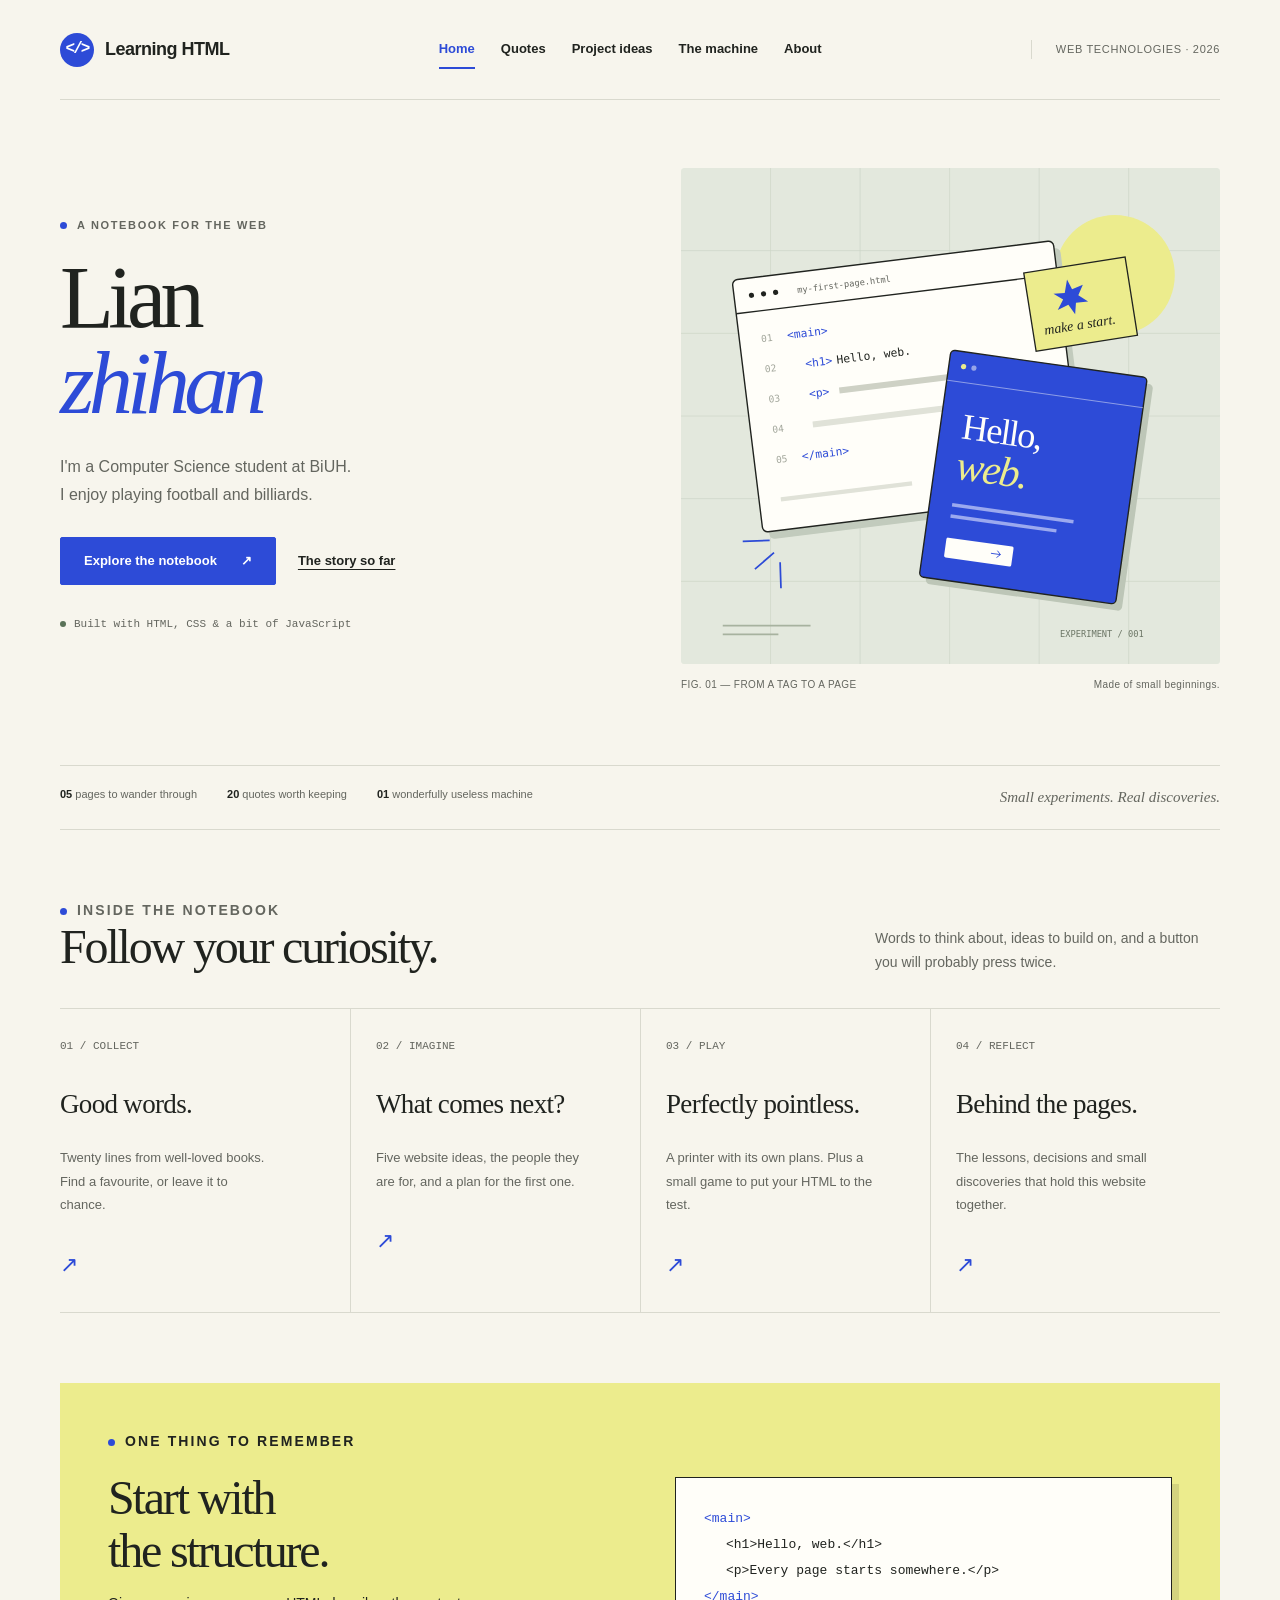
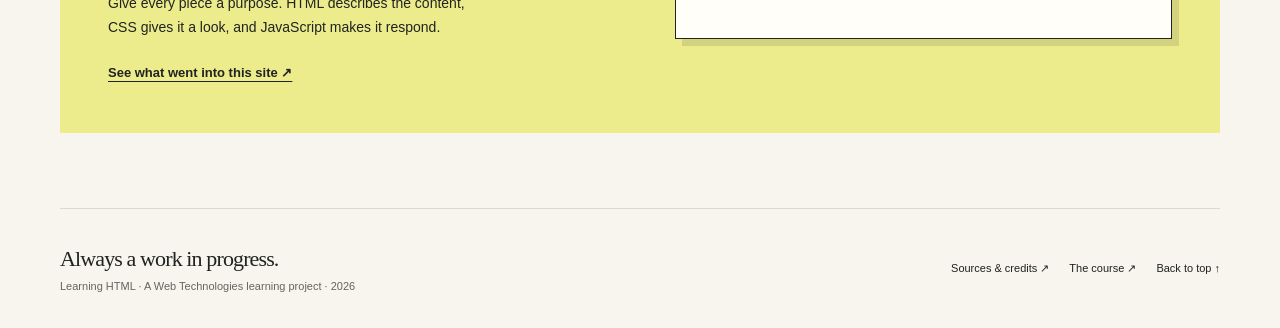
<file: index.html>
<!DOCTYPE html>
<html lang="en">
<head>
  <meta charset="UTF-8">
  <meta name="viewport" content="width=device-width, initial-scale=1.0">
  <meta name="description" content="A small, hands-on web notebook: twenty literary quotes, five project ideas, and a delightfully useless machine. Built with HTML, CSS and JavaScript.">
  <title>Lian zhihan — Learning HTML</title>
  <link rel="icon" href="favicon-32.png" type="image/png" sizes="32x32">
  <link rel="apple-touch-icon" href="apple-touch-icon.png" sizes="180x180">
  <link rel="stylesheet" href="style.css">
  <script src="nav.js" defer></script>

  <!-- Social preview -->
  <meta property="og:title" content="Lian zhihan — Learning HTML">
  <meta property="og:description" content="A small, hands-on web notebook: twenty literary quotes, five project ideas, and a delightfully useless machine. Built with HTML, CSS and JavaScript.">
  <meta property="og:type" content="website">
  <meta property="og:url" content="https://learning-html-fieldnotes-1107.fine-rook-2145.chatgpt.site/">
  <meta property="og:image" content="https://learning-html-fieldnotes-1107.fine-rook-2145.chatgpt.site/images/og-image.jpg">
  <meta name="twitter:card" content="summary_large_image">
  <!-- End social preview -->
</head>
<body>
  <a class="skip-link" href="#main">Skip to content</a>
  <header id="site-header"></header>
  <main id="main" class="wrap">
    <section class="home-hero" aria-labelledby="home-title">
      <div>
        <p class="eyebrow">A notebook for the web</p>
        <h1 id="home-title">Lian <em>zhihan</em></h1>
        <p class="lede">I'm a Computer Science student at BiUH.<br>I enjoy playing football and billiards.</p>
        <div class="hero-actions"><a class="button" href="#explore">Explore the notebook <span aria-hidden="true">↗</span></a><a class="text-link" href="about.html">The story so far</a></div>
        <p class="hero-note"><span aria-hidden="true"></span> Built with HTML, CSS &amp; a bit of JavaScript</p>
      </div>
      <figure class="hero-figure">
        <img src="images/hero.svg" alt="An illustrated browser window with HTML code, a yellow idea note and a blue page taking shape." width="620" height="570" fetchpriority="high">
        <figcaption><span>FIG. 01 — FROM A TAG TO A PAGE</span><span>Made of small beginnings.</span></figcaption>
      </figure>
    </section>
    <div class="site-strip"><span><strong>05</strong> pages to wander through</span><span><strong>20</strong> quotes worth keeping</span><span><strong>01</strong> wonderfully useless machine</span><span class="strip-note">Small experiments. Real discoveries.</span></div>
    <section class="section-space" id="explore" aria-labelledby="explore-title">
      <div class="section-head"><div><p class="eyebrow">Inside the notebook</p><h2 id="explore-title">Follow your curiosity.</h2></div><p>Words to think about, ideas to build on, and a button you will probably press twice.</p></div>
      <div class="explore-grid">
        <a class="explore-item" href="quotes.html"><span class="explore-number">01 / COLLECT</span><h3>Good words.</h3><p>Twenty lines from well-loved books. Find a favourite, or leave it to chance.</p><span class="explore-arrow" aria-hidden="true">↗</span><span class="sr-only"> Explore quotes</span></a>
        <a class="explore-item" href="project.html"><span class="explore-number">02 / IMAGINE</span><h3>What comes next?</h3><p>Five website ideas, the people they are for, and a plan for the first one.</p><span class="explore-arrow" aria-hidden="true">↗</span><span class="sr-only"> Explore project ideas</span></a>
        <a class="explore-item" href="machine.html"><span class="explore-number">03 / PLAY</span><h3>Perfectly pointless.</h3><p>A printer with its own plans. Plus a small game to put your HTML to the test.</p><span class="explore-arrow" aria-hidden="true">↗</span><span class="sr-only"> Try the machine</span></a>
        <a class="explore-item" href="about.html"><span class="explore-number">04 / REFLECT</span><h3>Behind the pages.</h3><p>The lessons, decisions and small discoveries that hold this website together.</p><span class="explore-arrow" aria-hidden="true">↗</span><span class="sr-only"> Read about the project</span></a>
      </div>
    </section>
    <section class="principle" aria-labelledby="principle-title">
      <div><p class="eyebrow">One thing to remember</p><h2 id="principle-title">Start with<br>the structure.</h2><p>Give every piece a purpose. HTML describes the content, CSS gives it a look, and JavaScript makes it respond.</p><a class="text-link" href="about.html#lessons">See what went into this site ↗</a></div>
      <div class="code-sample" aria-label="A simple semantic HTML page structure"><code>&lt;main&gt;</code><div class="code-indent">&lt;h1&gt;Hello, web.&lt;/h1&gt;<br>&lt;p&gt;Every page starts somewhere.&lt;/p&gt;</div><code>&lt;/main&gt;</code></div>
    </section>
  </main>
  <footer id="site-footer"></footer>
  <noscript><p class="wrap fragment-error">JavaScript is needed for the shared navigation and interactive exercises. You can still explore the <a href="quotes.html">quotes</a>, <a href="project.html">project ideas</a>, <a href="machine.html">machine</a> and <a href="about.html">about page</a>.</p></noscript>
</body>
</html>
</file>
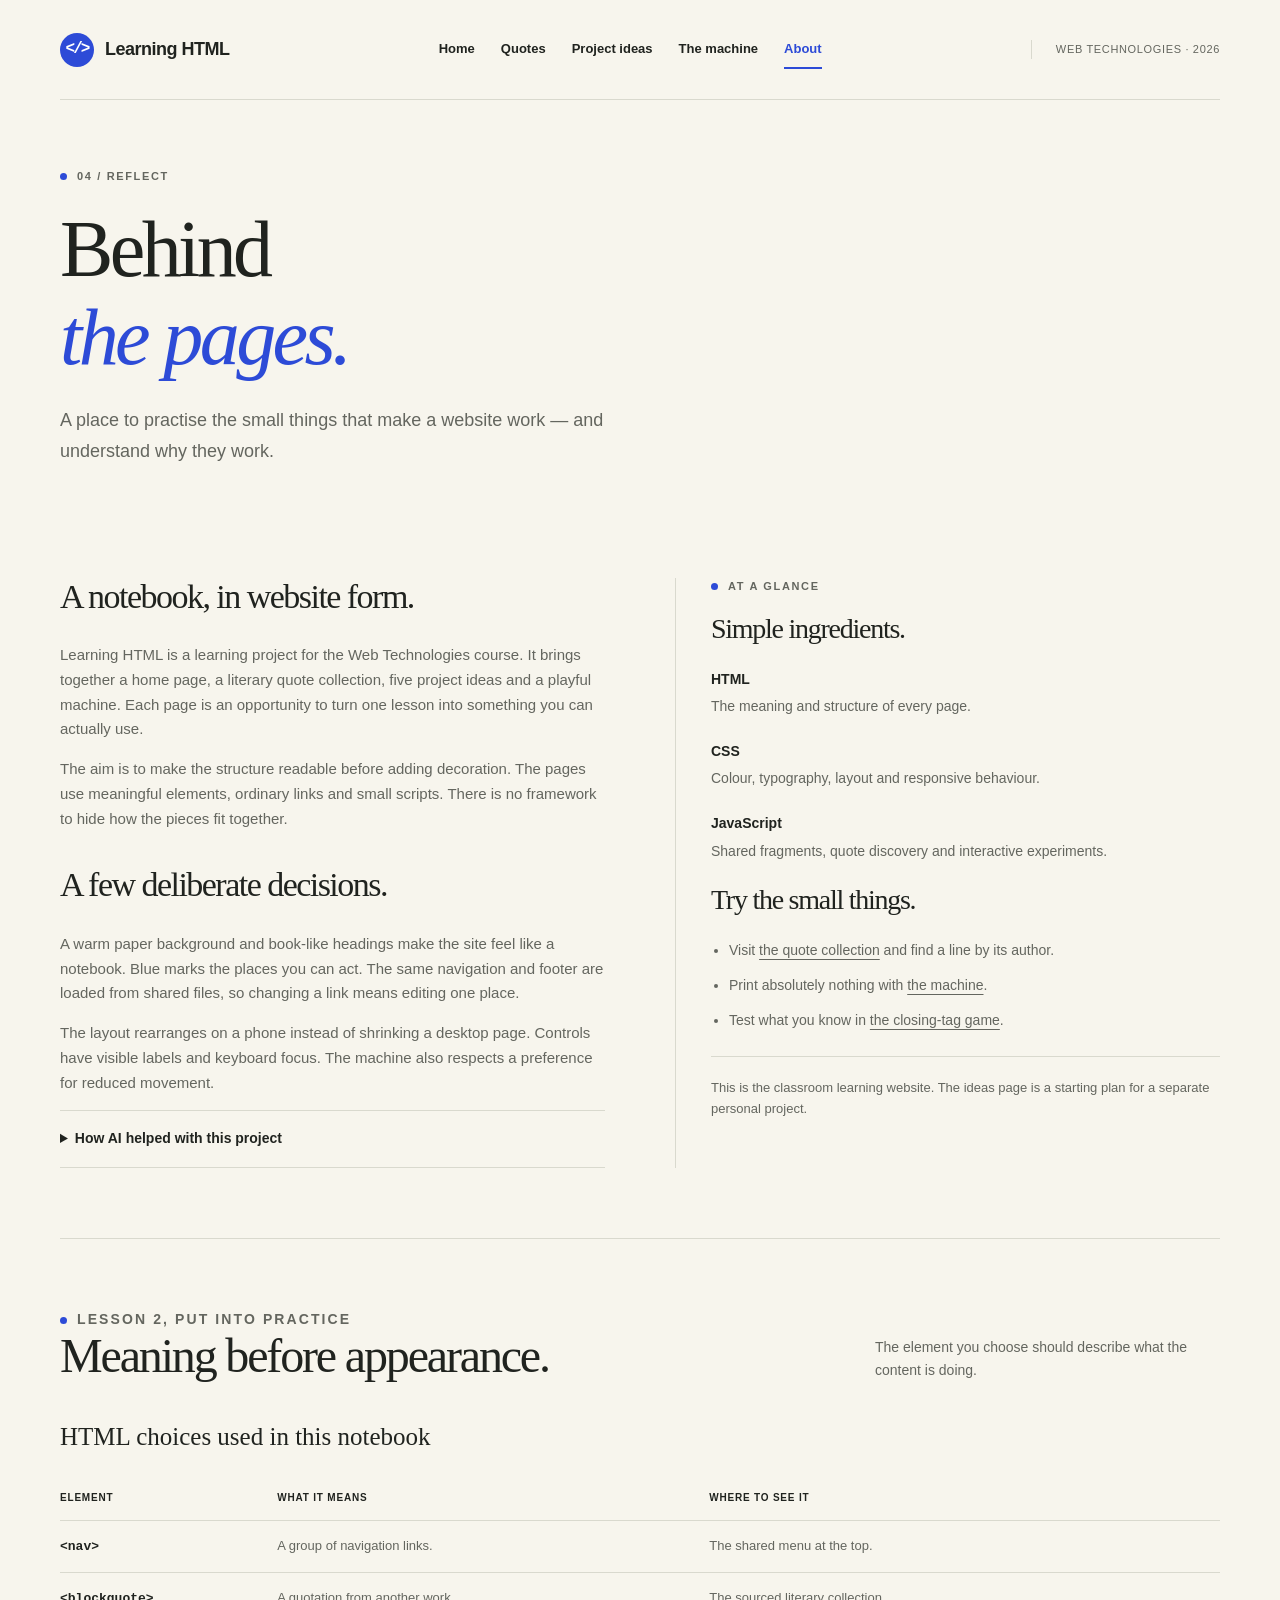
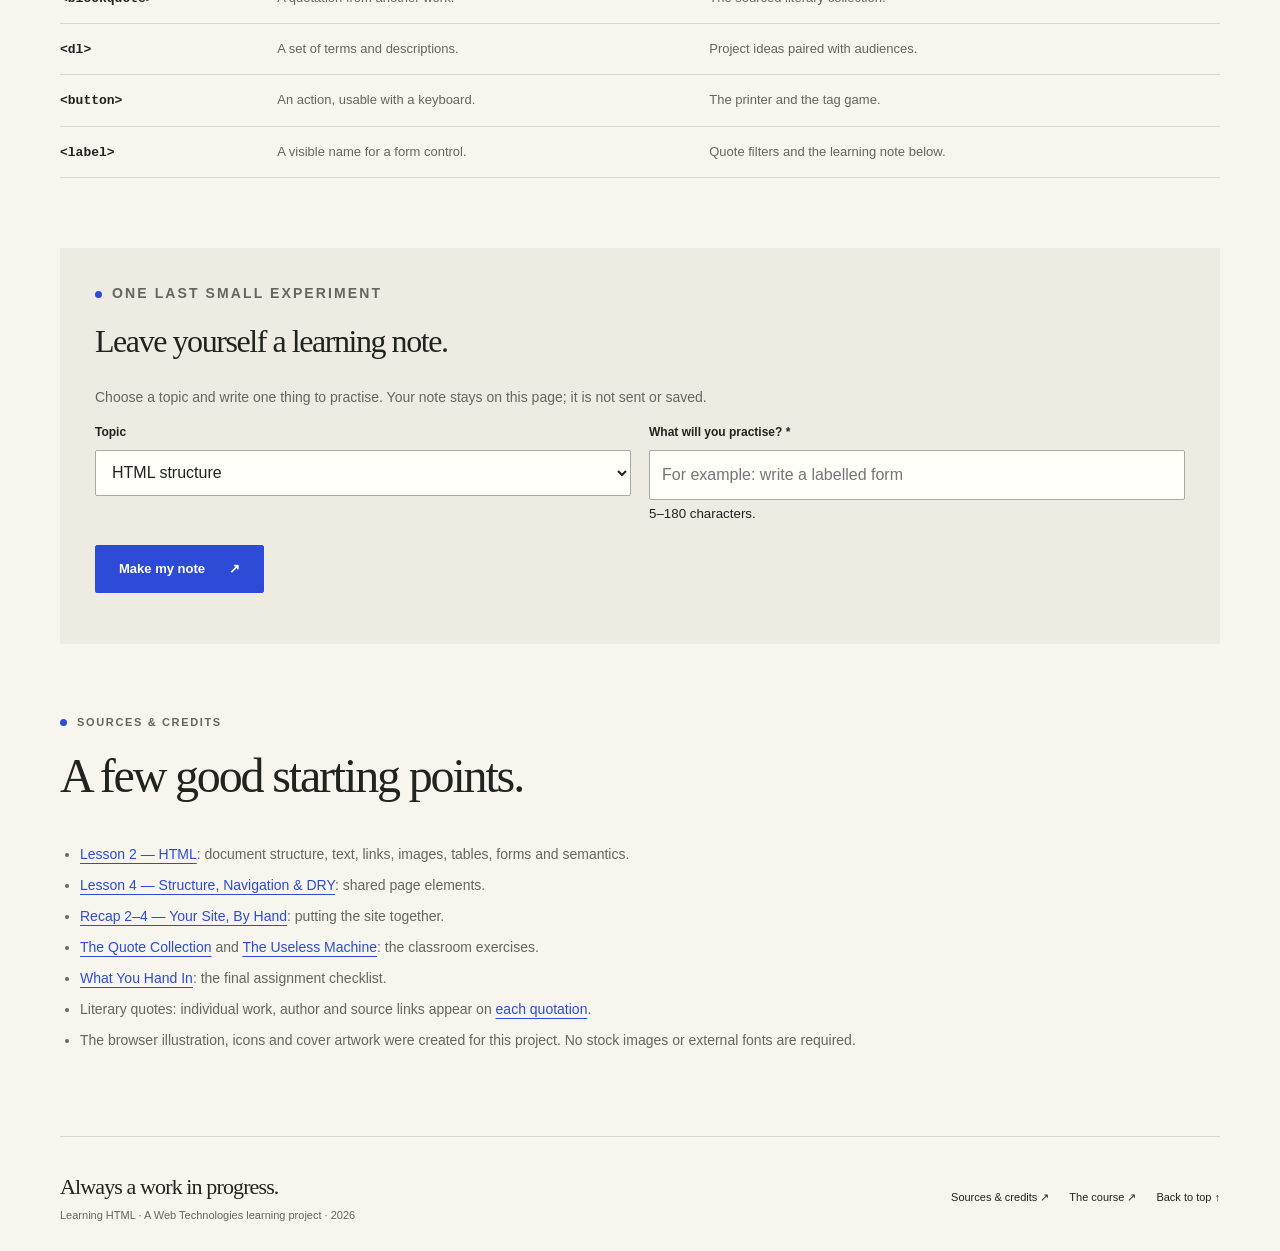
<file: about.html>
<!DOCTYPE html>
<html lang="en">
<head>
  <meta charset="UTF-8">
  <meta name="viewport" content="width=device-width, initial-scale=1.0">
  <meta name="description" content="The lessons and decisions behind Learning HTML: semantic structure, shared navigation, responsive CSS and small JavaScript experiments.">
  <title>About this notebook — Learning HTML</title>
  <link rel="icon" href="favicon-32.png" type="image/png" sizes="32x32">
  <link rel="apple-touch-icon" href="apple-touch-icon.png" sizes="180x180">
  <link rel="stylesheet" href="style.css">
  <script src="nav.js" defer></script>
  <script src="about.js" defer></script>

  <!-- Social preview -->
  <meta property="og:title" content="About this notebook — Learning HTML">
  <meta property="og:description" content="The lessons and decisions behind Learning HTML: semantic structure, shared navigation, responsive CSS and small JavaScript experiments.">
  <meta property="og:type" content="website">
  <meta property="og:url" content="https://learning-html-fieldnotes-1107.fine-rook-2145.chatgpt.site/about.html">
  <meta property="og:image" content="https://learning-html-fieldnotes-1107.fine-rook-2145.chatgpt.site/images/og-image.jpg">
  <meta name="twitter:card" content="summary_large_image">
  <!-- End social preview -->
</head>
<body>
  <a class="skip-link" href="#main">Skip to content</a><header id="site-header"></header>
  <main id="main" class="wrap">
    <header class="page-intro"><p class="eyebrow">04 / Reflect</p><h1 class="page-title">Behind<br><em>the pages.</em></h1><p class="lede">A place to practise the small things that make a website work — and understand why they work.</p></header>
    <div class="two-col section-space">
      <article class="about-copy" aria-labelledby="notebook-title"><h2 id="notebook-title">A notebook, in website form.</h2><p>Learning HTML is a learning project for the Web Technologies course. It brings together a home page, a literary quote collection, five project ideas and a playful machine. Each page is an opportunity to turn one lesson into something you can actually use.</p><p>The aim is to make the structure readable before adding decoration. The pages use meaningful elements, ordinary links and small scripts. There is no framework to hide how the pieces fit together.</p><h2>A few deliberate decisions.</h2><p>A warm paper background and book-like headings make the site feel like a notebook. Blue marks the places you can act. The same navigation and footer are loaded from shared files, so changing a link means editing one place.</p><p>The layout rearranges on a phone instead of shrinking a desktop page. Controls have visible labels and keyboard focus. The machine also respects a preference for reduced movement.</p><details><summary>How AI helped with this project</summary><p>AI assisted with the initial code, wording, illustration and review. The scripts are kept small and commented so their behaviour can be read, tested and explained. The literary quotations are linked to their original sources.</p></details></article>
      <aside class="about-aside" aria-labelledby="at-glance"><p class="eyebrow">At a glance</p><h2 id="at-glance">Simple ingredients.</h2><dl class="audiences"><dt>HTML</dt><dd>The meaning and structure of every page.</dd><dt>CSS</dt><dd>Colour, typography, layout and responsive behaviour.</dd><dt>JavaScript</dt><dd>Shared fragments, quote discovery and interactive experiments.</dd></dl><h2>Try the small things.</h2><ul><li>Visit <a href="quotes.html">the quote collection</a> and find a line by its author.</li><li>Print absolutely nothing with <a href="machine.html">the machine</a>.</li><li>Test what you know in <a href="machine.html#tag-game">the closing-tag game</a>.</li></ul><p class="notes-box">This is the classroom learning website. The ideas page is a starting plan for a separate personal project.</p></aside>
    </div>
    <section class="section-space rule-top" id="lessons" aria-labelledby="lessons-title"><div class="section-head"><div><p class="eyebrow">Lesson 2, put into practice</p><h2 id="lessons-title">Meaning before appearance.</h2></div><p>The element you choose should describe what the content is doing.</p></div><div class="table-scroll" tabindex="0" role="region" aria-label="HTML elements and their uses"><table><caption>HTML choices used in this notebook</caption><thead><tr><th scope="col">Element</th><th scope="col">What it means</th><th scope="col">Where to see it</th></tr></thead><tbody><tr><th scope="row"><code>&lt;nav&gt;</code></th><td>A group of navigation links.</td><td>The shared menu at the top.</td></tr><tr><th scope="row"><code>&lt;blockquote&gt;</code></th><td>A quotation from another work.</td><td>The sourced literary collection.</td></tr><tr><th scope="row"><code>&lt;dl&gt;</code></th><td>A set of terms and descriptions.</td><td>Project ideas paired with audiences.</td></tr><tr><th scope="row"><code>&lt;button&gt;</code></th><td>An action, usable with a keyboard.</td><td>The printer and the tag game.</td></tr><tr><th scope="row"><code>&lt;label&gt;</code></th><td>A visible name for a form control.</td><td>Quote filters and the learning note below.</td></tr></tbody></table></div></section>
    <section class="form-panel" aria-labelledby="note-title"><p class="eyebrow">One last small experiment</p><h2 id="note-title">Leave yourself a learning note.</h2><p>Choose a topic and write one thing to practise. Your note stays on this page; it is not sent or saved.</p><form id="learning-note"><div class="form-row"><div class="field"><label for="note-topic">Topic</label><select name="topic" id="note-topic" required><option value="HTML structure">HTML structure</option><option value="Links and images">Links and images</option><option value="Semantic elements">Semantic elements</option><option value="Forms and labels">Forms and labels</option></select></div><div class="field"><label for="note-goal">What will you practise? <span aria-hidden="true">*</span></label><input id="note-goal" name="goal" type="text" required minlength="5" maxlength="180" placeholder="For example: write a labelled form" aria-describedby="goal-help"><small id="goal-help">5–180 characters.</small></div></div><button class="button" type="submit">Make my note <span aria-hidden="true">↗</span></button><p class="form-status" id="note-result" role="status" aria-live="polite"></p></form></section>
    <section class="section-space" id="sources" aria-labelledby="sources-title"><p class="eyebrow">Sources &amp; credits</p><h2 id="sources-title">A few good starting points.</h2><ul class="reading-list"><li><a href="https://webtech.landrock.io/slides/phase-2-html.html">Lesson 2 — HTML</a>: document structure, text, links, images, tables, forms and semantics.</li><li><a href="https://webtech.landrock.io/slides/lesson-4-structure-nav.html">Lesson 4 — Structure, Navigation &amp; DRY</a>: shared page elements.</li><li><a href="https://webtech.landrock.io/slides/recap-2-4.html">Recap 2–4 — Your Site, By Hand</a>: putting the site together.</li><li><a href="https://webtech.landrock.io/slides/exercise-quotes.html">The Quote Collection</a> and <a href="https://webtech.landrock.io/slides/exercise-useless-machine.html">The Useless Machine</a>: the classroom exercises.</li><li><a href="https://webtech.landrock.io/slides/assignment.html">What You Hand In</a>: the final assignment checklist.</li><li>Literary quotes: individual work, author and source links appear on <a href="quotes.html#collection">each quotation</a>.</li><li>The browser illustration, icons and cover artwork were created for this project. No stock images or external fonts are required.</li></ul></section>
  </main><footer id="site-footer"></footer><noscript><p class="wrap fragment-error">JavaScript is needed for the note exercise and shared navigation. <a href="index.html">Return home</a>.</p></noscript>
</body>
</html>
</file>
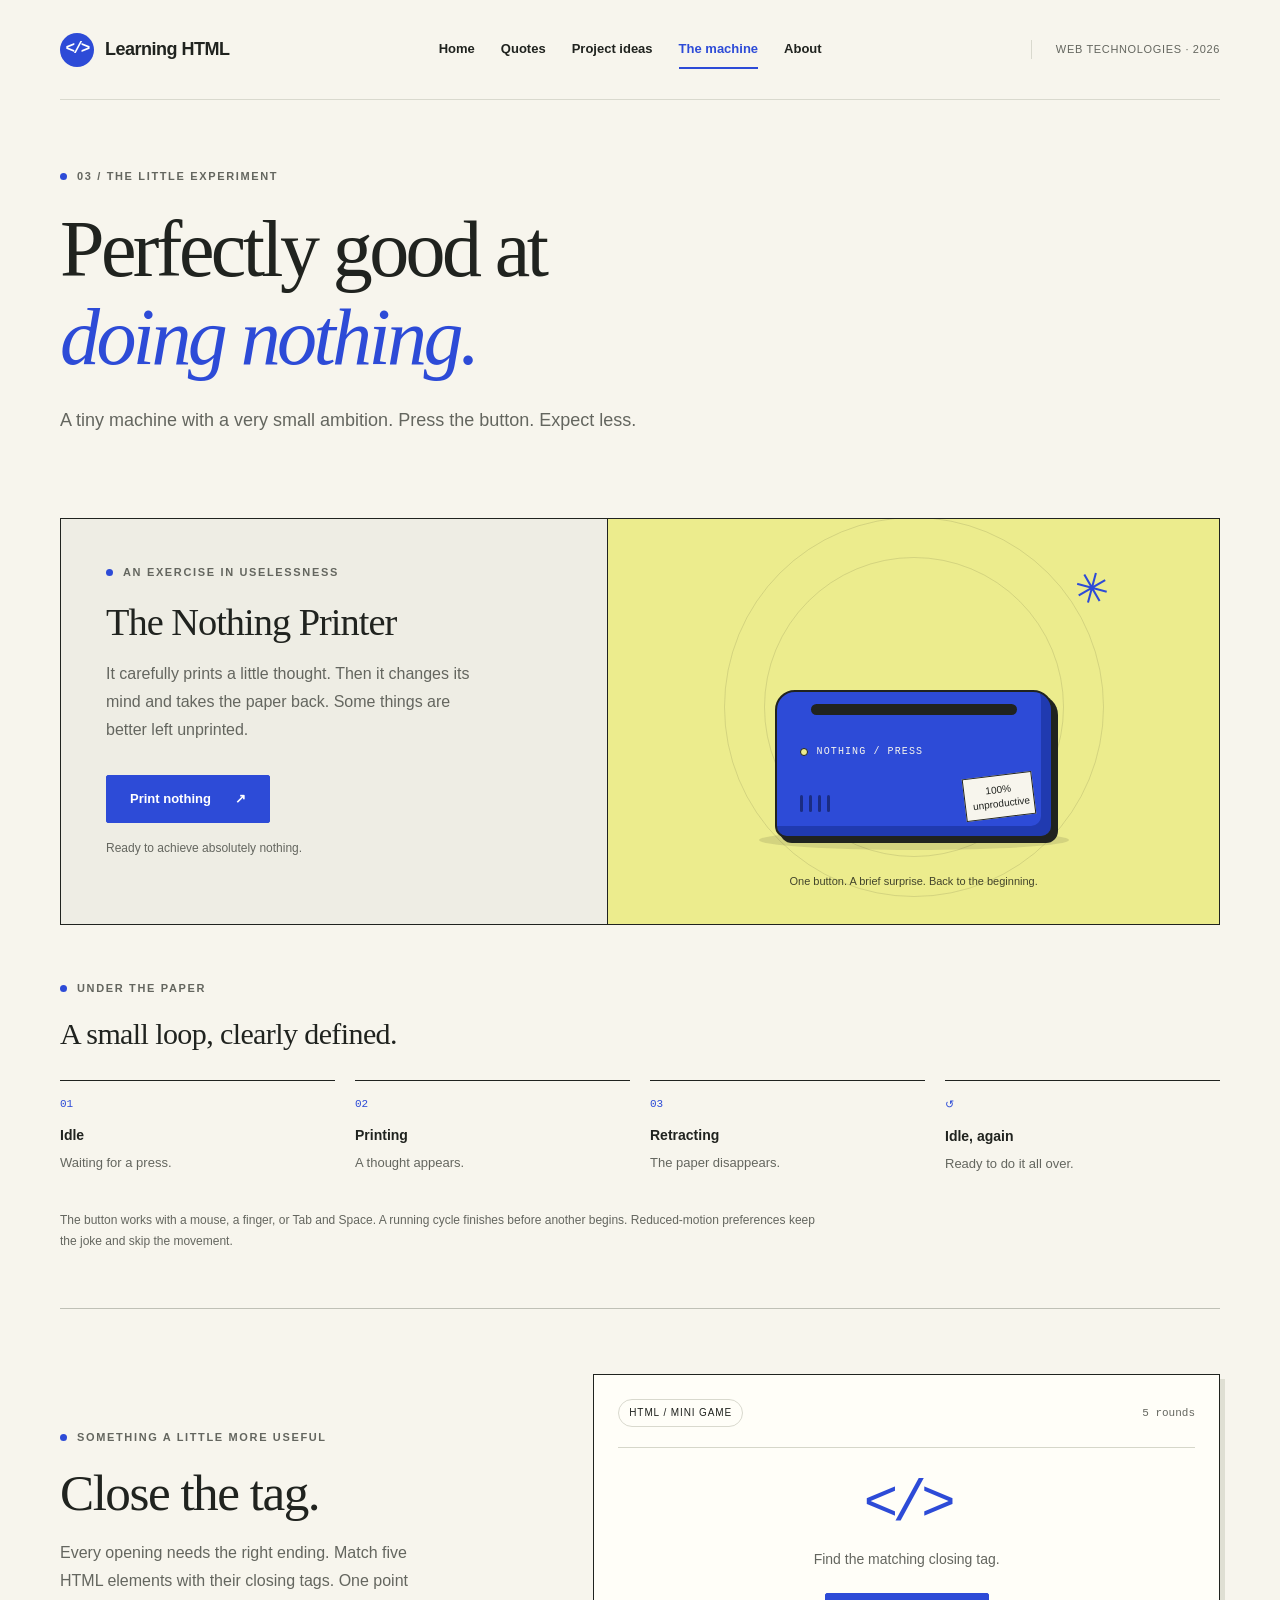
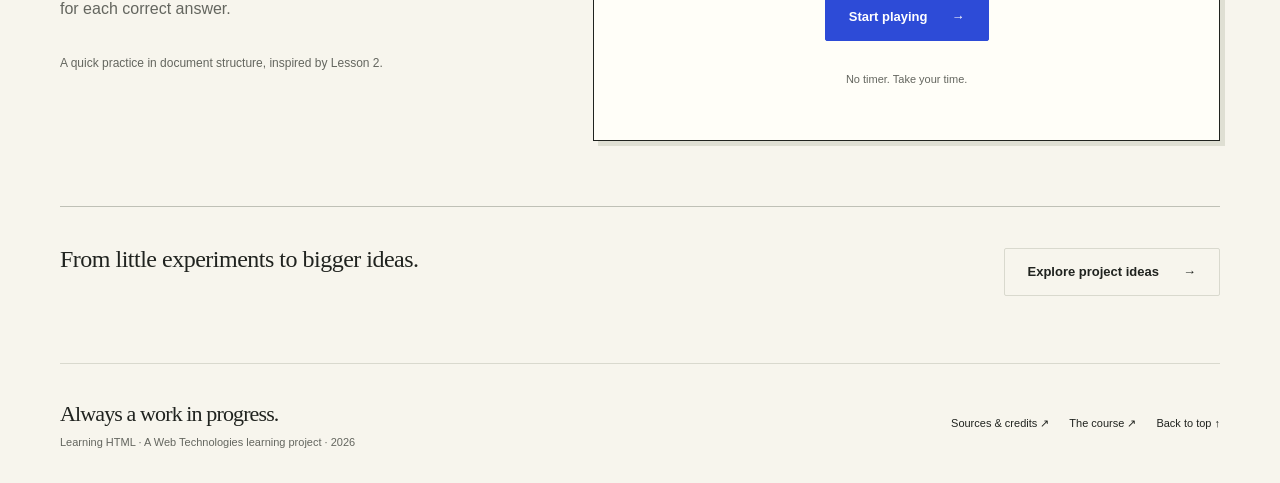
<file: machine.html>
<!DOCTYPE html>
<html lang="en">
<head>
  <meta charset="UTF-8">
  <meta name="viewport" content="width=device-width, initial-scale=1.0">
  <meta name="description" content="Meet the Nothing Printer, a playful useless machine, then test your HTML knowledge in a five-round closing-tag game.">
  <title>The Machine — Learning HTML</title>
  <link rel="icon" href="favicon-32.png" type="image/png" sizes="32x32">
  <link rel="apple-touch-icon" href="apple-touch-icon.png" sizes="180x180">
  <link rel="stylesheet" href="style.css">
  <link rel="stylesheet" href="machine.css">
  <script src="nav.js" defer></script>
  <script src="machine.js" defer></script>

  <!-- Social preview -->
  <meta property="og:title" content="The Machine — Learning HTML">
  <meta property="og:description" content="Meet the Nothing Printer, a playful useless machine, then test your HTML knowledge in a five-round closing-tag game.">
  <meta property="og:type" content="website">
  <meta property="og:url" content="https://learning-html-fieldnotes-1107.fine-rook-2145.chatgpt.site/machine.html">
  <meta property="og:image" content="https://learning-html-fieldnotes-1107.fine-rook-2145.chatgpt.site/images/og-image.jpg">
  <meta name="twitter:card" content="summary_large_image">
  <!-- End social preview -->
</head>
<body>
  <a class="skip-link" href="#main">Skip to content</a>
  <header id="site-header"></header>
  <main id="main" class="wrap machine-page">
    <header class="page-intro">
      <p class="eyebrow">03 / The little experiment</p>
      <h1 class="page-title">Perfectly good at<br><em>doing nothing.</em></h1>
      <p class="lede">A tiny machine with a very small ambition. Press the button. Expect less.</p>
    </header>

    <section class="printer-lab" aria-labelledby="printer-title">
      <div class="printer-copy">
        <p class="eyebrow">An exercise in uselessness</p>
        <h2 id="printer-title">The Nothing Printer</h2>
        <p>It carefully prints a little thought. Then it changes its mind and takes the paper back. Some things are better left unprinted.</p>
        <button class="button printer-button" id="print-button" type="button">Print nothing <span aria-hidden="true">↗</span></button>
        <p id="printer-status" class="printer-status" role="status" aria-live="polite" aria-atomic="true">Ready to achieve absolutely nothing.</p>
      </div>
      <div class="printer-art">
        <div id="nothing-printer" class="printer-scene" data-state="idle" aria-hidden="true">
          <div class="printer-orbit orbit-one"></div>
          <div class="printer-orbit orbit-two"></div>
          <span class="scene-asterisk">✳</span>
          <div class="paper-window">
            <div class="printer-paper">
              <span class="paper-number">N° 000</span>
              <span class="paper-phrase" id="paper-phrase">Nothing to see here.</span>
              <span class="paper-rule"></span>
              <span class="paper-signoff">a very limited edition</span>
            </div>
          </div>
          <div class="printer-body">
            <div class="printer-slot"></div>
            <div class="printer-face"><span class="printer-light"></span><span>NOTHING / PRESS</span></div>
            <div class="printer-vents"><span></span><span></span><span></span><span></span></div>
            <span class="printer-sticker">100%<br>unproductive</span>
          </div>
          <div class="printer-shadow"></div>
        </div>
        <p class="art-caption">One button. A brief surprise. Back to the beginning.</p>
      </div>
    </section>

    <section class="machine-notes" aria-labelledby="loop-title">
      <div><p class="eyebrow">Under the paper</p><h2 id="loop-title">A small loop, clearly defined.</h2></div>
      <ol class="state-loop">
        <li><span>01</span><strong>Idle</strong><p>Waiting for a press.</p></li>
        <li><span>02</span><strong>Printing</strong><p>A thought appears.</p></li>
        <li><span>03</span><strong>Retracting</strong><p>The paper disappears.</p></li>
        <li><span>↺</span><strong>Idle, again</strong><p>Ready to do it all over.</p></li>
      </ol>
      <p class="machine-footnote">The button works with a mouse, a finger, or Tab and Space. A running cycle finishes before another begins. Reduced-motion preferences keep the joke and skip the movement.</p>
    </section>

    <section class="tag-game" aria-labelledby="game-title">
      <div class="game-intro">
        <p class="eyebrow">Something a little more useful</p>
        <h2 id="game-title">Close the tag.</h2>
        <p>Every opening needs the right ending. Match five HTML elements with their closing tags. One point for each correct answer.</p>
        <p class="game-note">A quick practice in document structure, inspired by Lesson 2.</p>
      </div>
      <div class="game-board" id="tag-game">
        <div class="game-board-top"><span class="tag">HTML / MINI GAME</span><span id="game-progress">5 rounds</span></div>
        <div id="game-welcome">
          <p class="game-welcome-mark" aria-hidden="true">&lt;/&gt;</p>
          <p class="game-welcome-copy">Find the matching closing tag.</p>
          <button class="button" id="game-start" type="button">Start playing <span aria-hidden="true">→</span></button>
        </div>
        <div id="game-play" hidden>
          <p class="game-question" id="game-question">Which tag closes this element?</p>
          <pre class="tag-prompt"><code id="opening-tag"></code></pre>
          <div class="tag-options" id="tag-options" role="group" aria-labelledby="game-question"></div>
          <p class="game-feedback" id="game-feedback" role="status" aria-live="polite" aria-atomic="true"></p>
          <button class="button button-outline" id="game-next" type="button" hidden>Next round <span aria-hidden="true">→</span></button>
        </div>
        <div id="game-result" hidden>
          <p class="result-label">Your final score</p>
          <p class="game-score" id="game-score"></p>
          <p id="game-result-message"></p>
          <button class="button" id="game-restart" type="button">Play again <span aria-hidden="true">↻</span></button>
        </div>
        <p class="game-scoreline" id="game-scoreline" aria-live="polite">No timer. Take your time.</p>
      </div>
    </section>
    <noscript><p class="machine-footnote">The printer and game need JavaScript. The state diagram above explains how the machine works.</p></noscript>
    <div class="machine-next"><p>From little experiments to bigger ideas.</p><a class="button button-outline" href="project.html">Explore project ideas <span aria-hidden="true">→</span></a></div>
  </main>
  <footer id="site-footer"></footer>
</body>
</html>
</file>
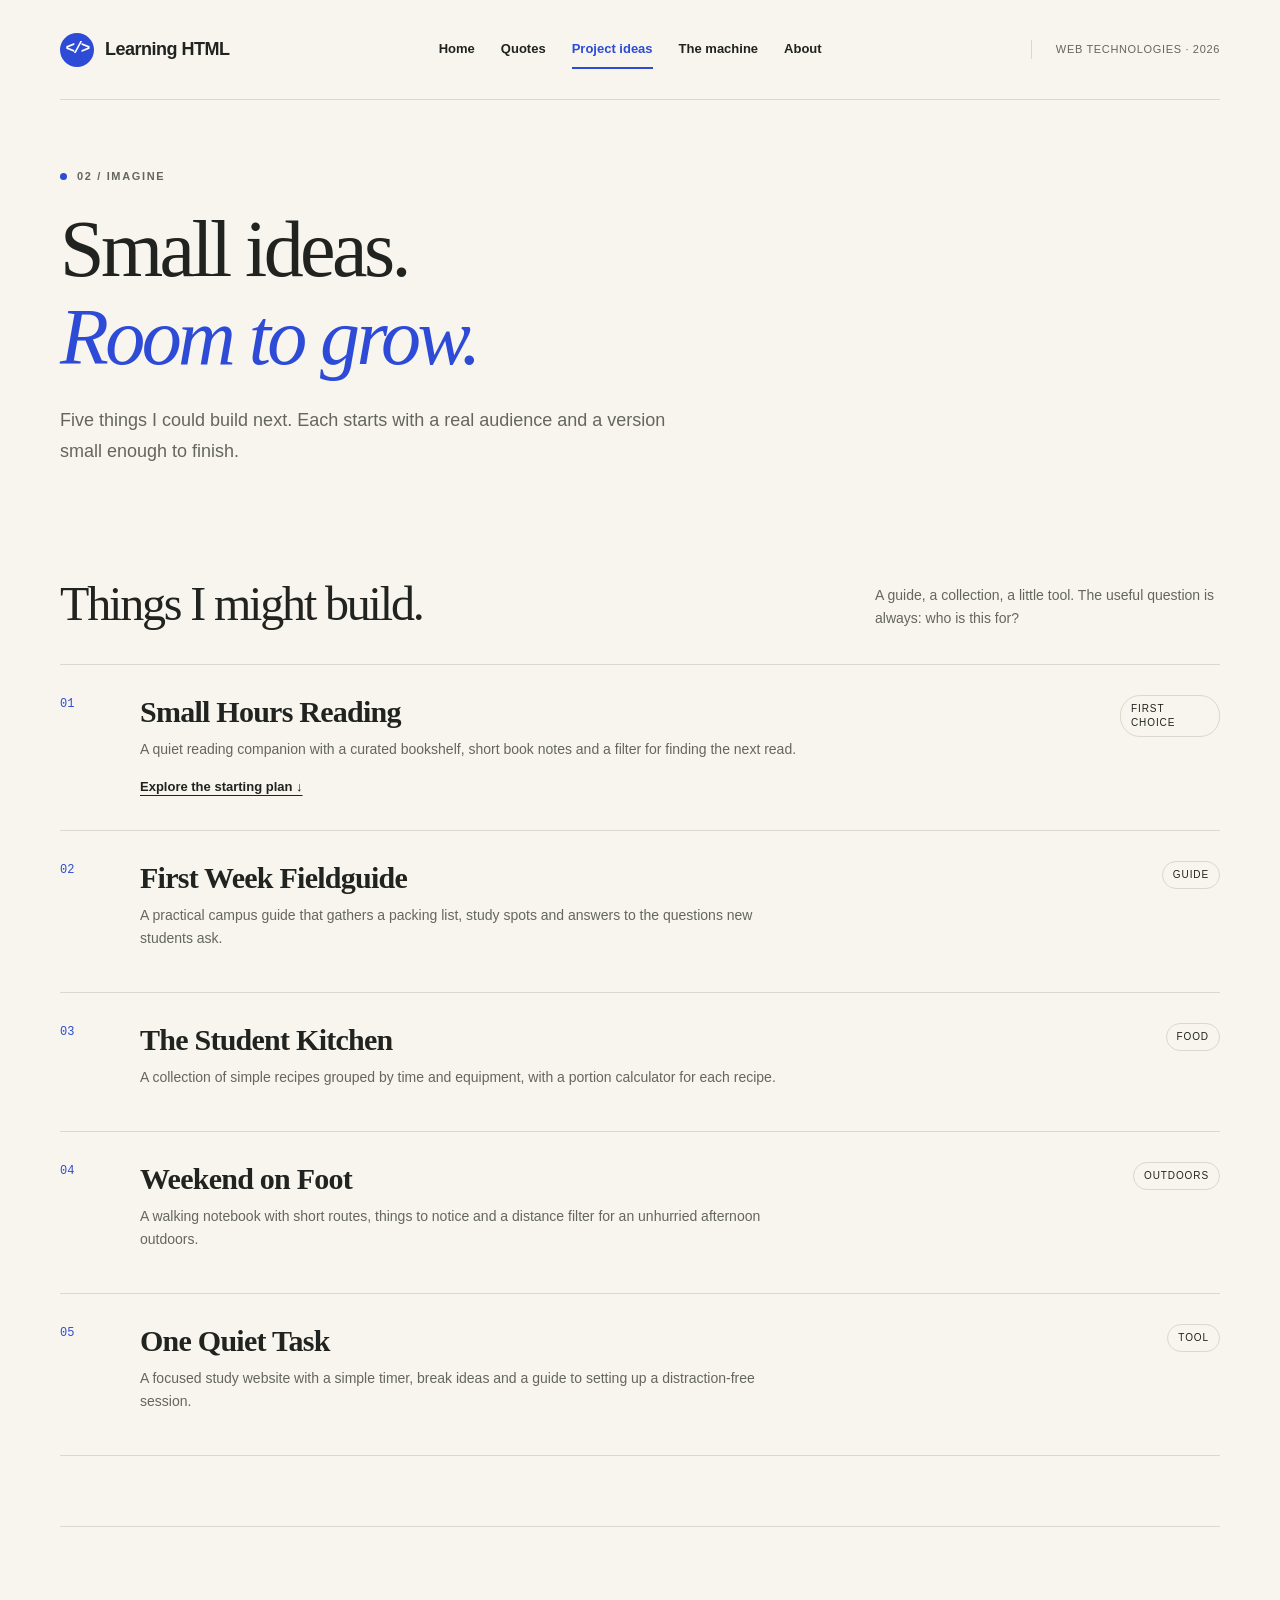
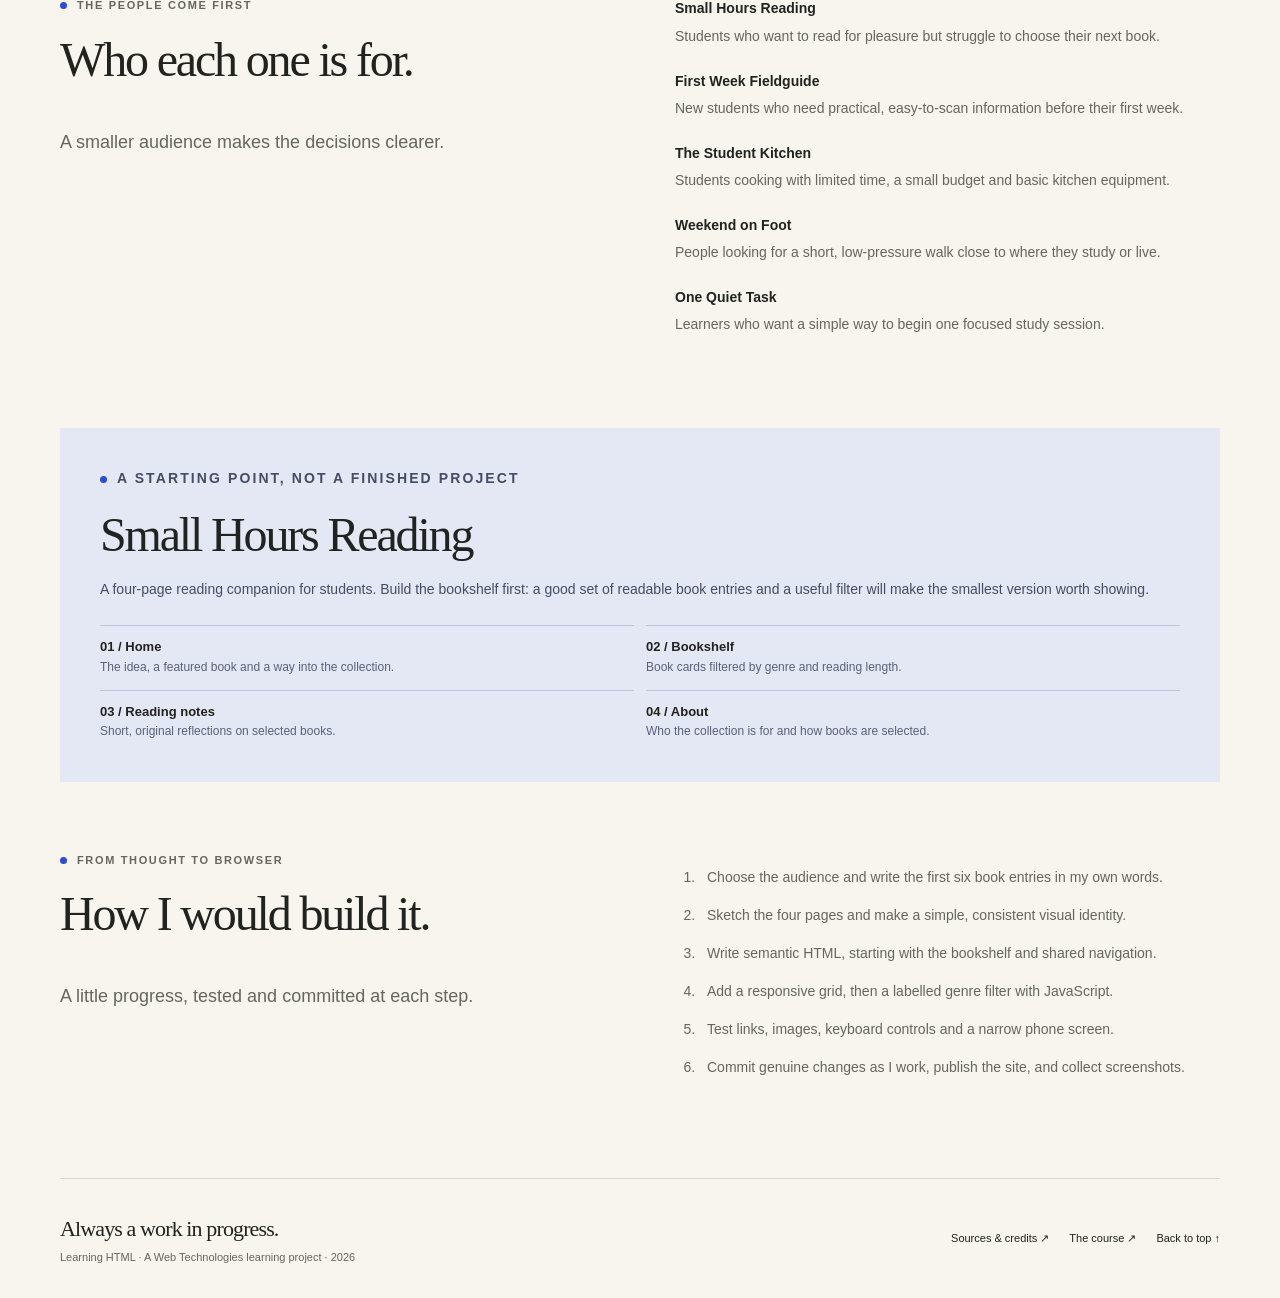
<file: project.html>
<!DOCTYPE html>
<html lang="en">
<head>
  <meta charset="UTF-8">
  <meta name="viewport" content="width=device-width, initial-scale=1.0">
  <meta name="description" content="Five small website ideas, their audiences, and a four-page starting plan for a personal reading companion.">
  <title>Project ideas — Learning HTML</title>
  <link rel="icon" href="favicon-32.png" sizes="32x32" type="image/png">
  <link rel="apple-touch-icon" href="apple-touch-icon.png" sizes="180x180">
  <link rel="stylesheet" href="style.css">
  <script src="nav.js" defer></script>

  <!-- Social preview -->
  <meta property="og:title" content="Project ideas — Learning HTML">
  <meta property="og:description" content="Five small website ideas, their audiences, and a four-page starting plan for a personal reading companion.">
  <meta property="og:type" content="website">
  <meta property="og:url" content="https://learning-html-fieldnotes-1107.fine-rook-2145.chatgpt.site/project.html">
  <meta property="og:image" content="https://learning-html-fieldnotes-1107.fine-rook-2145.chatgpt.site/images/og-image.jpg">
  <meta name="twitter:card" content="summary_large_image">
  <!-- End social preview -->
</head>
<body>
  <a class="skip-link" href="#main">Skip to content</a>
  <header id="site-header"></header>
  <main id="main" class="wrap">
    <header class="page-intro"><p class="eyebrow">02 / Imagine</p><h1 class="page-title">Small ideas.<br><em>Room to grow.</em></h1><p class="lede">Five things I could build next. Each starts with a real audience and a version small enough to finish.</p></header>
    <section class="section-space" aria-labelledby="ideas-title">
      <div class="section-head"><h2 id="ideas-title">Things I might build.</h2><p>A guide, a collection, a little tool. The useful question is always: who is this for?</p></div>
      <ul class="idea-list">
        <li><span class="idea-no" aria-hidden="true">01</span><div><h3>Small Hours Reading</h3><p>A quiet reading companion with a curated bookshelf, short book notes and a filter for finding the next read.</p><a class="text-link" href="#starting-point">Explore the starting plan ↓</a></div><span class="tag">First choice</span></li>
        <li><span class="idea-no" aria-hidden="true">02</span><div><h3>First Week Fieldguide</h3><p>A practical campus guide that gathers a packing list, study spots and answers to the questions new students ask.</p></div><span class="tag">Guide</span></li>
        <li><span class="idea-no" aria-hidden="true">03</span><div><h3>The Student Kitchen</h3><p>A collection of simple recipes grouped by time and equipment, with a portion calculator for each recipe.</p></div><span class="tag">Food</span></li>
        <li><span class="idea-no" aria-hidden="true">04</span><div><h3>Weekend on Foot</h3><p>A walking notebook with short routes, things to notice and a distance filter for an unhurried afternoon outdoors.</p></div><span class="tag">Outdoors</span></li>
        <li><span class="idea-no" aria-hidden="true">05</span><div><h3>One Quiet Task</h3><p>A focused study website with a simple timer, break ideas and a guide to setting up a distraction-free session.</p></div><span class="tag">Tool</span></li>
      </ul>
    </section>
    <section class="two-col section-space rule-top" aria-labelledby="audience-title">
      <div><p class="eyebrow">The people come first</p><h2 id="audience-title">Who each one is for.</h2><p class="lede">A smaller audience makes the decisions clearer.</p></div>
      <dl class="audiences"><dt>Small Hours Reading</dt><dd>Students who want to read for pleasure but struggle to choose their next book.</dd><dt>First Week Fieldguide</dt><dd>New students who need practical, easy-to-scan information before their first week.</dd><dt>The Student Kitchen</dt><dd>Students cooking with limited time, a small budget and basic kitchen equipment.</dd><dt>Weekend on Foot</dt><dd>People looking for a short, low-pressure walk close to where they study or live.</dd><dt>One Quiet Task</dt><dd>Learners who want a simple way to begin one focused study session.</dd></dl>
    </section>
    <section class="chosen-project" id="starting-point" aria-labelledby="chosen-title">
      <p class="eyebrow">A starting point, not a finished project</p><h2 id="chosen-title">Small Hours Reading</h2><p>A four-page reading companion for students. Build the bookshelf first: a good set of readable book entries and a useful filter will make the smallest version worth showing.</p>
      <ul class="page-plan"><li><strong>01 / Home</strong><span>The idea, a featured book and a way into the collection.</span></li><li><strong>02 / Bookshelf</strong><span>Book cards filtered by genre and reading length.</span></li><li><strong>03 / Reading notes</strong><span>Short, original reflections on selected books.</span></li><li><strong>04 / About</strong><span>Who the collection is for and how books are selected.</span></li></ul>
    </section>
    <section class="two-col section-space" aria-labelledby="steps-title"><div><p class="eyebrow">From thought to browser</p><h2 id="steps-title">How I would build it.</h2><p class="lede">A little progress, tested and committed at each step.</p></div><ol class="build-steps"><li>Choose the audience and write the first six book entries in my own words.</li><li>Sketch the four pages and make a simple, consistent visual identity.</li><li>Write semantic HTML, starting with the bookshelf and shared navigation.</li><li>Add a responsive grid, then a labelled genre filter with JavaScript.</li><li>Test links, images, keyboard controls and a narrow phone screen.</li><li>Commit genuine changes as I work, publish the site, and collect screenshots.</li></ol></section>
  </main><footer id="site-footer"></footer>
  <noscript><p class="wrap fragment-error">Navigation needs JavaScript. <a href="index.html">Return home</a>.</p></noscript>
</body>
</html>
</file>
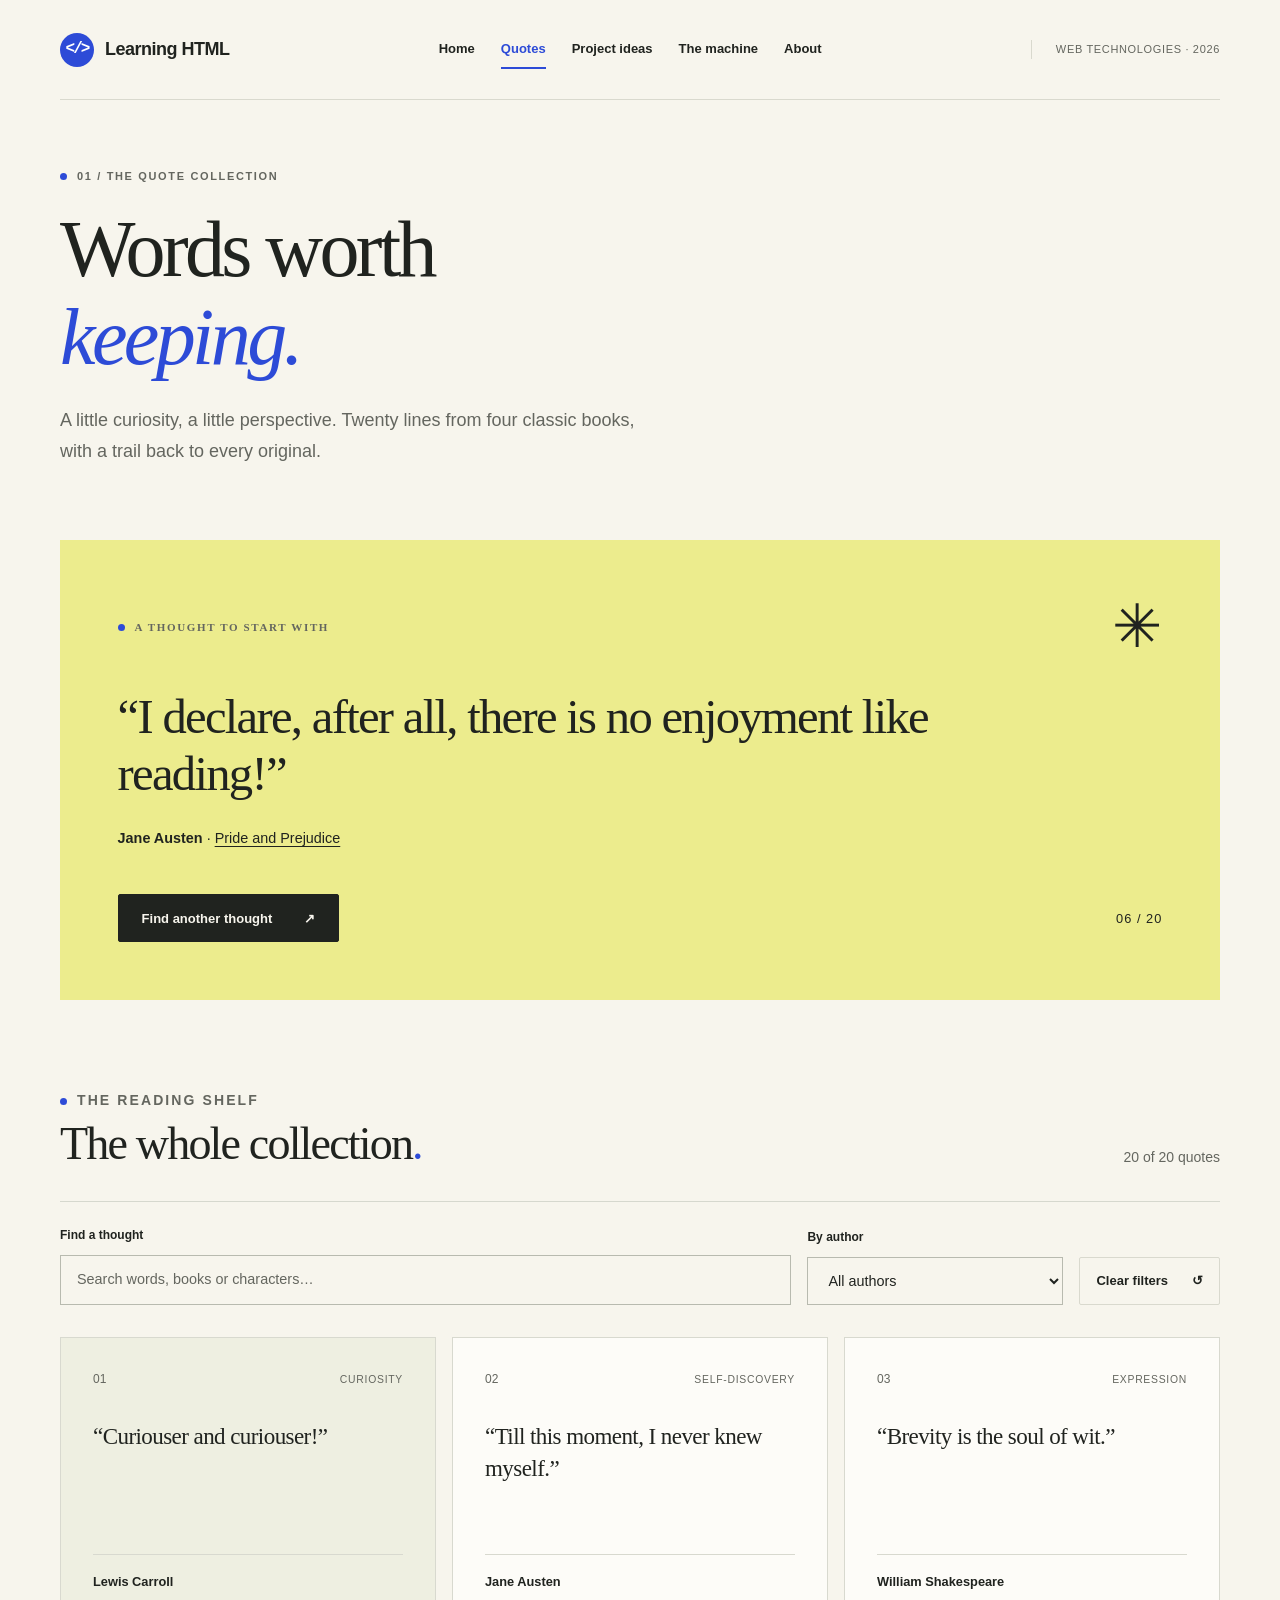
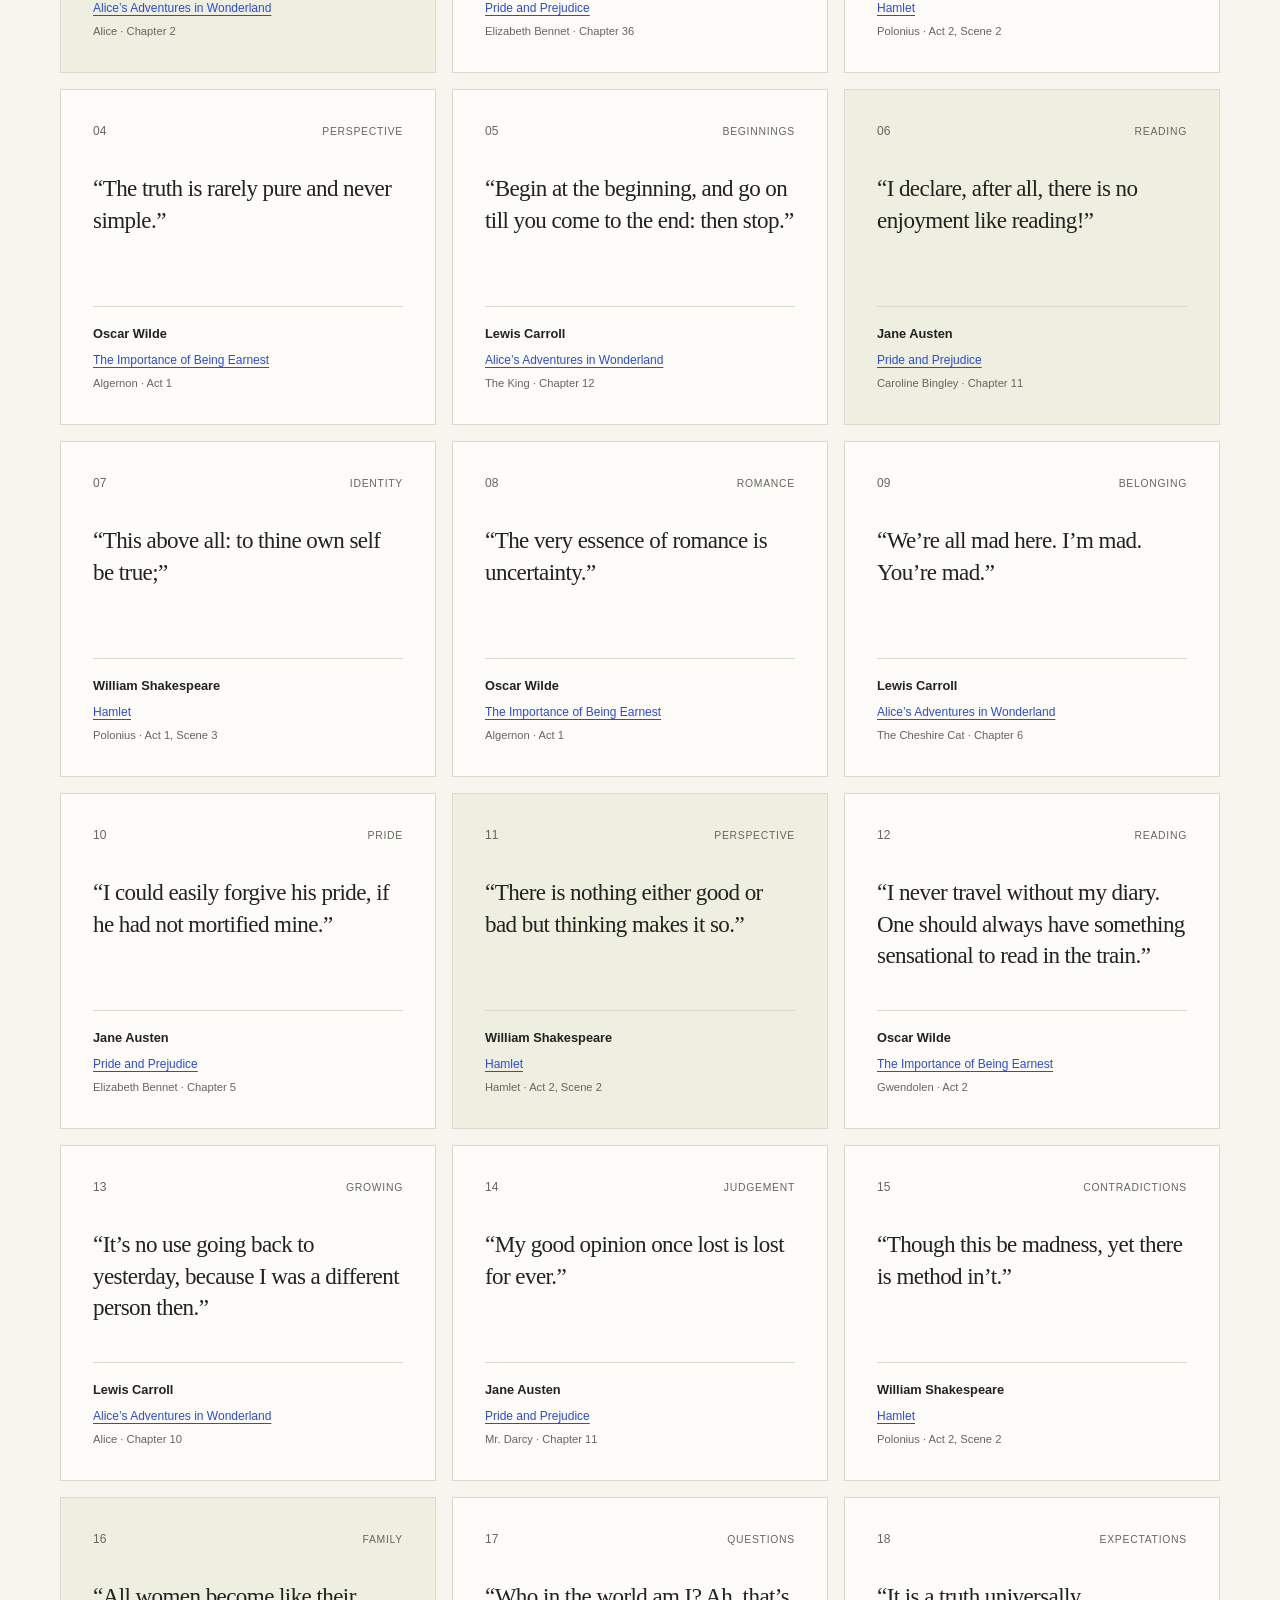
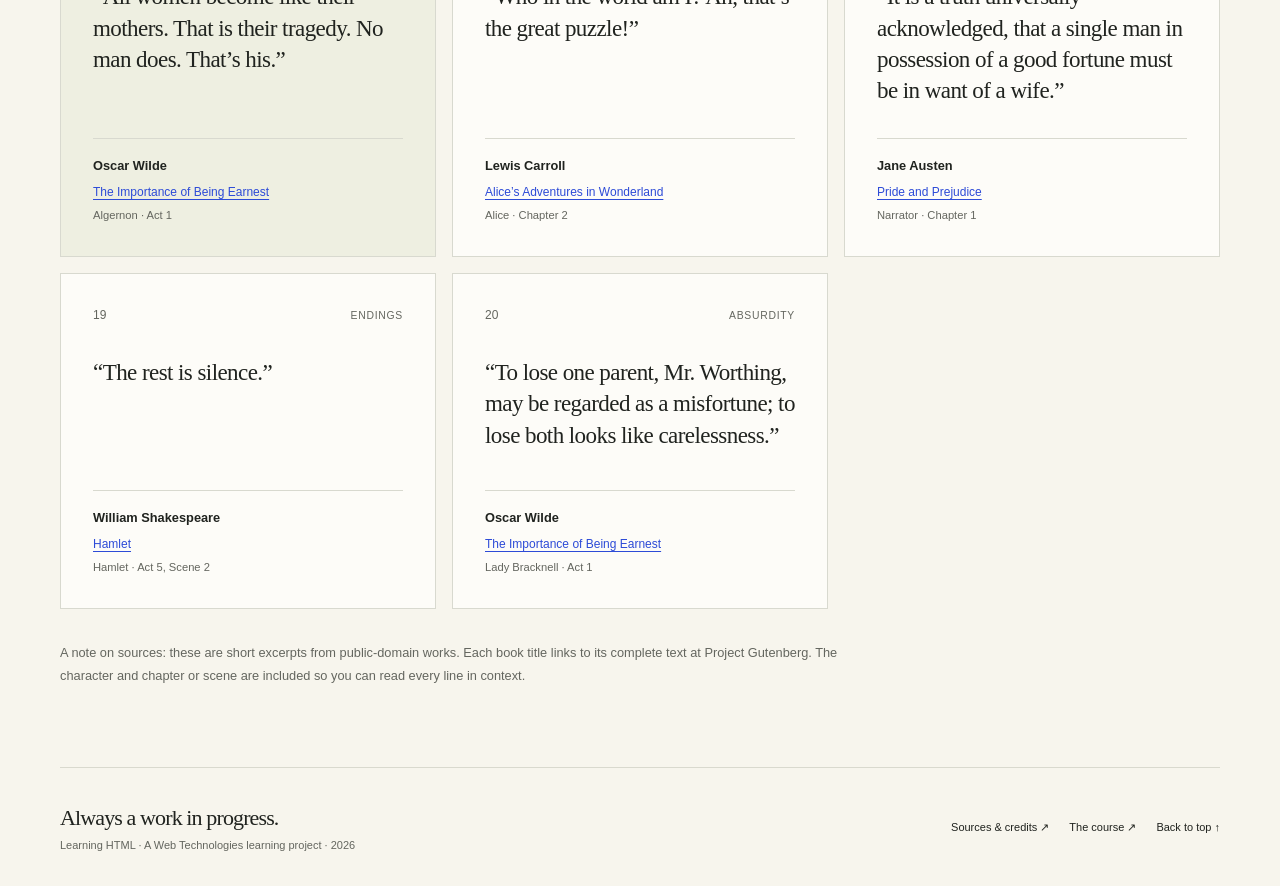
<file: quotes.html>
<!DOCTYPE html>
<html lang="en">
<head>
  <meta charset="UTF-8">
  <meta name="viewport" content="width=device-width, initial-scale=1.0">
  <meta name="description" content="Twenty carefully sourced literary quotes. Explore the collection, search by a word, or discover a random thought.">
  <meta name="theme-color" content="#f7f5ed">
  <title>Quotes — Learning HTML</title>
  <link rel="icon" href="favicon-32.png" sizes="32x32" type="image/png">
  <link rel="apple-touch-icon" href="apple-touch-icon.png">
  <link rel="stylesheet" href="style.css">
  <link rel="stylesheet" href="quotes.css">
  <script src="nav.js" defer></script>
  <script src="quotes.js" defer></script>

  <!-- Social preview -->
  <meta property="og:title" content="Quotes — Learning HTML">
  <meta property="og:description" content="Twenty carefully sourced literary quotes. Explore the collection, search by a word, or discover a random thought.">
  <meta property="og:type" content="website">
  <meta property="og:url" content="https://learning-html-fieldnotes-1107.fine-rook-2145.chatgpt.site/quotes.html">
  <meta property="og:image" content="https://learning-html-fieldnotes-1107.fine-rook-2145.chatgpt.site/images/og-image.jpg">
  <meta name="twitter:card" content="summary_large_image">
  <!-- End social preview -->
</head>
<body>
  <a class="skip-link" href="#main">Skip to content</a>
  <header id="site-header"></header>
  <main id="main">
    <div class="wrap page-intro">
      <p class="eyebrow">01 / THE QUOTE COLLECTION</p>
      <h1 class="page-title">Words worth<br><em>keeping.</em></h1>
      <p class="lede">A little curiosity, a little perspective. Twenty lines from four classic books, with a trail back to every original.</p>
    </div>

    <section class="wrap featured-quote" aria-labelledby="featured-heading">
      <div class="featured-topline">
        <h2 id="featured-heading" class="eyebrow">A THOUGHT TO START WITH</h2>
        <span aria-hidden="true" class="featured-star">✳</span>
      </div>
      <div id="featured-content" aria-live="polite" aria-atomic="true">
        <blockquote id="featured-text"><p>Begin at the beginning, and go on till you come to the end: then stop.</p></blockquote>
        <p class="featured-credit"><span id="featured-author">Lewis Carroll</span><span aria-hidden="true"> · </span><cite><a id="featured-source" href="https://www.gutenberg.org/files/11/11-h/11-h.htm">Alice’s Adventures in Wonderland</a></cite></p>
      </div>
      <div class="featured-bottomline">
        <button class="button" id="random-quote" type="button" hidden>Find another thought <span aria-hidden="true">↗</span></button>
        <span id="featured-position" class="quote-position">05 / 20</span>
      </div>
    </section>

    <section class="wrap quote-collection" id="collection" aria-labelledby="collection-heading">
      <div class="section-head quote-collection-heading">
        <div><p class="eyebrow">THE READING SHELF</p><h2 id="collection-heading">The whole collection<span class="collection-dot" aria-hidden="true">.</span></h2></div>
        <p class="quote-count" id="quote-count" role="status">20 of 20 quotes</p>
      </div>
      <form class="quote-filters" id="quote-filters" role="search" hidden>
        <div class="quote-search-field"><label for="quote-search">Find a thought</label><input id="quote-search" type="search" name="q" placeholder="Search words, books or characters…" autocomplete="off"></div>
        <div class="quote-author-field"><label for="quote-author">By author</label><select id="quote-author" name="author"><option value="">All authors</option><option>Jane Austen</option><option>Lewis Carroll</option><option>Oscar Wilde</option><option>William Shakespeare</option></select></div>
        <button class="button button-outline quote-reset" type="reset">Clear filters <span aria-hidden="true">↺</span></button>
      </form>

      <div class="quotes-grid" id="quotes-grid">
        <article class="quote-card" data-author="Lewis Carroll">
          <div class="quote-card-top"><span class="quote-number">01</span><span class="quote-theme">Curiosity</span></div>
          <blockquote><p>Curiouser and curiouser!</p></blockquote>
          <footer><p class="quote-author">Lewis Carroll</p><cite><a href="https://www.gutenberg.org/files/11/11-h/11-h.htm">Alice’s Adventures in Wonderland</a></cite><p class="quote-context">Alice · Chapter 2</p></footer>
        </article>
        <article class="quote-card" data-author="Jane Austen">
          <div class="quote-card-top"><span class="quote-number">02</span><span class="quote-theme">Self-discovery</span></div>
          <blockquote><p>Till this moment, I never knew myself.</p></blockquote>
          <footer><p class="quote-author">Jane Austen</p><cite><a href="https://www.gutenberg.org/files/1342/1342-h/1342-h.htm">Pride and Prejudice</a></cite><p class="quote-context">Elizabeth Bennet · Chapter 36</p></footer>
        </article>
        <article class="quote-card" data-author="William Shakespeare">
          <div class="quote-card-top"><span class="quote-number">03</span><span class="quote-theme">Expression</span></div>
          <blockquote><p>Brevity is the soul of wit.</p></blockquote>
          <footer><p class="quote-author">William Shakespeare</p><cite><a href="https://www.gutenberg.org/files/1524/1524-h/1524-h.htm">Hamlet</a></cite><p class="quote-context">Polonius · Act 2, Scene 2</p></footer>
        </article>
        <article class="quote-card" data-author="Oscar Wilde">
          <div class="quote-card-top"><span class="quote-number">04</span><span class="quote-theme">Perspective</span></div>
          <blockquote><p>The truth is rarely pure and never simple.</p></blockquote>
          <footer><p class="quote-author">Oscar Wilde</p><cite><a href="https://www.gutenberg.org/files/844/844-h/844-h.htm">The Importance of Being Earnest</a></cite><p class="quote-context">Algernon · Act 1</p></footer>
        </article>
        <article class="quote-card" data-author="Lewis Carroll">
          <div class="quote-card-top"><span class="quote-number">05</span><span class="quote-theme">Beginnings</span></div>
          <blockquote><p>Begin at the beginning, and go on till you come to the end: then stop.</p></blockquote>
          <footer><p class="quote-author">Lewis Carroll</p><cite><a href="https://www.gutenberg.org/files/11/11-h/11-h.htm">Alice’s Adventures in Wonderland</a></cite><p class="quote-context">The King · Chapter 12</p></footer>
        </article>
        <article class="quote-card" data-author="Jane Austen">
          <div class="quote-card-top"><span class="quote-number">06</span><span class="quote-theme">Reading</span></div>
          <blockquote><p>I declare, after all, there is no enjoyment like reading!</p></blockquote>
          <footer><p class="quote-author">Jane Austen</p><cite><a href="https://www.gutenberg.org/files/1342/1342-h/1342-h.htm">Pride and Prejudice</a></cite><p class="quote-context">Caroline Bingley · Chapter 11</p></footer>
        </article>
        <article class="quote-card" data-author="William Shakespeare">
          <div class="quote-card-top"><span class="quote-number">07</span><span class="quote-theme">Identity</span></div>
          <blockquote><p>This above all: to thine own self be true;</p></blockquote>
          <footer><p class="quote-author">William Shakespeare</p><cite><a href="https://www.gutenberg.org/files/1524/1524-h/1524-h.htm">Hamlet</a></cite><p class="quote-context">Polonius · Act 1, Scene 3</p></footer>
        </article>
        <article class="quote-card" data-author="Oscar Wilde">
          <div class="quote-card-top"><span class="quote-number">08</span><span class="quote-theme">Romance</span></div>
          <blockquote><p>The very essence of romance is uncertainty.</p></blockquote>
          <footer><p class="quote-author">Oscar Wilde</p><cite><a href="https://www.gutenberg.org/files/844/844-h/844-h.htm">The Importance of Being Earnest</a></cite><p class="quote-context">Algernon · Act 1</p></footer>
        </article>
        <article class="quote-card" data-author="Lewis Carroll">
          <div class="quote-card-top"><span class="quote-number">09</span><span class="quote-theme">Belonging</span></div>
          <blockquote><p>We’re all mad here. I’m mad. You’re mad.</p></blockquote>
          <footer><p class="quote-author">Lewis Carroll</p><cite><a href="https://www.gutenberg.org/files/11/11-h/11-h.htm">Alice’s Adventures in Wonderland</a></cite><p class="quote-context">The Cheshire Cat · Chapter 6</p></footer>
        </article>
        <article class="quote-card" data-author="Jane Austen">
          <div class="quote-card-top"><span class="quote-number">10</span><span class="quote-theme">Pride</span></div>
          <blockquote><p>I could easily forgive his pride, if he had not mortified mine.</p></blockquote>
          <footer><p class="quote-author">Jane Austen</p><cite><a href="https://www.gutenberg.org/files/1342/1342-h/1342-h.htm">Pride and Prejudice</a></cite><p class="quote-context">Elizabeth Bennet · Chapter 5</p></footer>
        </article>
        <article class="quote-card" data-author="William Shakespeare">
          <div class="quote-card-top"><span class="quote-number">11</span><span class="quote-theme">Perspective</span></div>
          <blockquote><p>There is nothing either good or bad but thinking makes it so.</p></blockquote>
          <footer><p class="quote-author">William Shakespeare</p><cite><a href="https://www.gutenberg.org/files/1524/1524-h/1524-h.htm">Hamlet</a></cite><p class="quote-context">Hamlet · Act 2, Scene 2</p></footer>
        </article>
        <article class="quote-card" data-author="Oscar Wilde">
          <div class="quote-card-top"><span class="quote-number">12</span><span class="quote-theme">Reading</span></div>
          <blockquote><p>I never travel without my diary. One should always have something sensational to read in the train.</p></blockquote>
          <footer><p class="quote-author">Oscar Wilde</p><cite><a href="https://www.gutenberg.org/files/844/844-h/844-h.htm">The Importance of Being Earnest</a></cite><p class="quote-context">Gwendolen · Act 2</p></footer>
        </article>
        <article class="quote-card" data-author="Lewis Carroll">
          <div class="quote-card-top"><span class="quote-number">13</span><span class="quote-theme">Growing</span></div>
          <blockquote><p>It’s no use going back to yesterday, because I was a different person then.</p></blockquote>
          <footer><p class="quote-author">Lewis Carroll</p><cite><a href="https://www.gutenberg.org/files/11/11-h/11-h.htm">Alice’s Adventures in Wonderland</a></cite><p class="quote-context">Alice · Chapter 10</p></footer>
        </article>
        <article class="quote-card" data-author="Jane Austen">
          <div class="quote-card-top"><span class="quote-number">14</span><span class="quote-theme">Judgement</span></div>
          <blockquote><p>My good opinion once lost is lost for ever.</p></blockquote>
          <footer><p class="quote-author">Jane Austen</p><cite><a href="https://www.gutenberg.org/files/1342/1342-h/1342-h.htm">Pride and Prejudice</a></cite><p class="quote-context">Mr. Darcy · Chapter 11</p></footer>
        </article>
        <article class="quote-card" data-author="William Shakespeare">
          <div class="quote-card-top"><span class="quote-number">15</span><span class="quote-theme">Contradictions</span></div>
          <blockquote><p>Though this be madness, yet there is method in’t.</p></blockquote>
          <footer><p class="quote-author">William Shakespeare</p><cite><a href="https://www.gutenberg.org/files/1524/1524-h/1524-h.htm">Hamlet</a></cite><p class="quote-context">Polonius · Act 2, Scene 2</p></footer>
        </article>
        <article class="quote-card" data-author="Oscar Wilde">
          <div class="quote-card-top"><span class="quote-number">16</span><span class="quote-theme">Family</span></div>
          <blockquote><p>All women become like their mothers. That is their tragedy. No man does. That’s his.</p></blockquote>
          <footer><p class="quote-author">Oscar Wilde</p><cite><a href="https://www.gutenberg.org/files/844/844-h/844-h.htm">The Importance of Being Earnest</a></cite><p class="quote-context">Algernon · Act 1</p></footer>
        </article>
        <article class="quote-card" data-author="Lewis Carroll">
          <div class="quote-card-top"><span class="quote-number">17</span><span class="quote-theme">Questions</span></div>
          <blockquote><p>Who in the world am I? Ah, that’s the great puzzle!</p></blockquote>
          <footer><p class="quote-author">Lewis Carroll</p><cite><a href="https://www.gutenberg.org/files/11/11-h/11-h.htm">Alice’s Adventures in Wonderland</a></cite><p class="quote-context">Alice · Chapter 2</p></footer>
        </article>
        <article class="quote-card" data-author="Jane Austen">
          <div class="quote-card-top"><span class="quote-number">18</span><span class="quote-theme">Expectations</span></div>
          <blockquote><p>It is a truth universally acknowledged, that a single man in possession of a good fortune must be in want of a wife.</p></blockquote>
          <footer><p class="quote-author">Jane Austen</p><cite><a href="https://www.gutenberg.org/files/1342/1342-h/1342-h.htm">Pride and Prejudice</a></cite><p class="quote-context">Narrator · Chapter 1</p></footer>
        </article>
        <article class="quote-card" data-author="William Shakespeare">
          <div class="quote-card-top"><span class="quote-number">19</span><span class="quote-theme">Endings</span></div>
          <blockquote><p>The rest is silence.</p></blockquote>
          <footer><p class="quote-author">William Shakespeare</p><cite><a href="https://www.gutenberg.org/files/1524/1524-h/1524-h.htm">Hamlet</a></cite><p class="quote-context">Hamlet · Act 5, Scene 2</p></footer>
        </article>
        <article class="quote-card" data-author="Oscar Wilde">
          <div class="quote-card-top"><span class="quote-number">20</span><span class="quote-theme">Absurdity</span></div>
          <blockquote><p>To lose one parent, Mr. Worthing, may be regarded as a misfortune; to lose both looks like carelessness.</p></blockquote>
          <footer><p class="quote-author">Oscar Wilde</p><cite><a href="https://www.gutenberg.org/files/844/844-h/844-h.htm">The Importance of Being Earnest</a></cite><p class="quote-context">Lady Bracknell · Act 1</p></footer>
        </article>
      </div>
      <div class="quotes-empty" id="quotes-empty" hidden><span aria-hidden="true">∅</span><h3>No thoughts found. Yet.</h3><p>Try a shorter word or choose another author. Clear the filters to return to all twenty quotes.</p><button class="button button-outline" type="reset" form="quote-filters">Show all quotes <span aria-hidden="true">↗</span></button></div>
      <p class="quote-source-note">A note on sources: these are short excerpts from public-domain works. Each book title links to its complete text at Project Gutenberg. The character and chapter or scene are included so you can read every line in context.</p>
      <noscript><p class="quote-source-note">The complete collection and source links work without JavaScript. Enable JavaScript to use the random quote, search and author filters.</p></noscript>
    </section>
  </main>
  <footer id="site-footer"></footer>
</body>
</html>
</file>
<file: style.css>
/* One shared stylesheet: the content stays in HTML, presentation stays here. */
:root{--paper:#f7f5ed;--ink:#20231f;--blue:#2d4bd7;--yellow:#ecec8d;--muted:#64665f;--line:#d9d9ce;--white:#fffef9;--serif:Georgia,'Times New Roman',serif;--sans:'Segoe UI',Arial,sans-serif;--radius:4px}
*{box-sizing:border-box}html{scroll-behavior:smooth;scroll-padding-top:30px}body{margin:0;background:var(--paper);color:var(--ink);font-family:var(--sans);font-size:16px;line-height:1.65}img,svg{max-width:100%;height:auto}a{color:inherit;text-underline-offset:4px}a:hover{color:var(--blue)}button,input,select,textarea{font:inherit}button,a,input,select,textarea,summary{-webkit-tap-highlight-color:transparent}button{cursor:pointer}button:disabled{cursor:wait;opacity:.65}a:focus-visible,button:focus-visible,input:focus-visible,select:focus-visible,textarea:focus-visible,summary:focus-visible{outline:3px solid var(--blue);outline-offset:5px}::selection{background:var(--yellow);color:var(--ink)}[hidden]{display:none!important}
.wrap{width:min(1160px,calc(100% - 80px));margin-inline:auto}.skip-link{position:fixed;top:-100px;left:16px;z-index:50;background:var(--ink);color:white;padding:12px 20px}.skip-link:focus{top:12px}.sr-only{position:absolute;width:1px;height:1px;overflow:hidden;clip:rect(0,0,0,0);white-space:nowrap}
#site-header{min-height:100px}.site-nav{min-height:100px;display:flex;align-items:center;justify-content:space-between;gap:25px;border-bottom:1px solid var(--line)}.brand{display:flex;gap:11px;align-items:center;font-size:18px;font-weight:700;letter-spacing:-.5px;text-decoration:none;white-space:nowrap}.brand-mark{display:grid;place-items:center;width:34px;height:34px;background:var(--blue);color:white;font-family:monospace;font-weight:700;font-size:16px;letter-spacing:-2px;border-radius:50%}.nav-links{display:flex;gap:26px;align-items:center;list-style:none;padding:0;margin:0;font-size:13px;font-weight:600}.nav-links a{text-decoration:none;display:block;padding:8px 0;border-bottom:2px solid transparent}.nav-links a[aria-current=page]{color:var(--blue);border-color:var(--blue)}.nav-toggle{display:none;border:1px solid var(--ink);background:transparent;padding:8px 13px}.nav-course{font-size:11px;letter-spacing:.06em;color:var(--muted);padding-left:24px;border-left:1px solid var(--line)}
.eyebrow{text-transform:uppercase;font-size:11px;letter-spacing:.15em;font-weight:700;line-height:1.5;color:var(--muted);margin:0 0 20px}.eyebrow::before{content:'';display:inline-block;width:7px;height:7px;background:var(--blue);margin-right:10px;border-radius:50%}h1,h2,h3,p{margin-top:0}h1,h2,h3{line-height:1.1;letter-spacing:-.045em;font-weight:400}h1,h2{font-family:var(--serif)}h2{font-size:clamp(32px,4vw,48px)}h3{font-size:22px;font-weight:600;letter-spacing:-.025em}.lede{font-size:18px;line-height:1.75;color:var(--muted);max-width:610px}.button{display:inline-flex;align-items:center;justify-content:center;gap:24px;min-height:48px;padding:12px 23px;background:var(--blue);border:1px solid var(--blue);color:#fff;text-decoration:none;font-size:13px;font-weight:600;border-radius:2px;transition:background .2s,transform .2s}.button:hover{background:#2039aa;color:white;transform:translateY(-2px)}.button-outline{background:transparent;color:var(--ink);border-color:var(--line)}.button-outline:hover{background:var(--ink);border-color:var(--ink);color:white}.text-link{font-size:13px;font-weight:600}.tag{display:inline-block;font-size:10px;text-transform:uppercase;letter-spacing:.09em;line-height:1.4;padding:6px 10px;border:1px solid var(--line);border-radius:20px}.section-head{display:flex;gap:25px;justify-content:space-between;align-items:end;margin-bottom:34px}.section-head h2{margin-bottom:0}.section-head p{max-width:345px;font-size:14px;color:var(--muted);margin-bottom:0}.page-intro{padding-top:68px;padding-bottom:40px}.page-title{font-size:clamp(48px,7vw,80px);max-width:850px;margin-bottom:24px}.page-title em{font-weight:400;color:var(--blue)}.page-intro .lede{margin-bottom:0}.section-space{padding-block:70px}.rule-top{border-top:1px solid var(--line)}
.home-hero{display:grid;grid-template-columns:1.05fr 1fr;gap:55px;align-items:center;padding-block:68px 72px}.home-hero h1{font-size:clamp(58px,6.9vw,94px);line-height:.98;letter-spacing:-.065em;margin-bottom:26px}.home-hero h1 em{display:block;font-weight:400;color:var(--blue)}.home-hero .lede{max-width:380px;font-size:16px;margin-bottom:28px}.hero-actions{display:flex;gap:22px;align-items:center;flex-wrap:wrap}.hero-figure{margin:0;position:relative}.hero-figure img{display:block;width:100%;border-radius:3px}.hero-figure figcaption{display:flex;justify-content:space-between;margin-top:13px;font-size:10px;letter-spacing:.04em;color:var(--muted)}.hero-note{display:inline-flex;gap:8px;align-items:center;font-family:monospace;font-size:11px;margin-top:30px;color:var(--muted)}.hero-note span{width:6px;height:6px;border-radius:50%;background:#5a7258}.site-strip{border-block:1px solid var(--line);display:flex;gap:30px;justify-content:space-between;padding-block:19px;font-size:11px;color:var(--muted)}.site-strip span strong{font-weight:600;color:var(--ink)}.site-strip .strip-note{margin-left:auto;font-family:var(--serif);font-size:15px;font-style:italic}
.explore-grid{display:grid;grid-template-columns:repeat(4,1fr);border-top:1px solid var(--line);border-bottom:1px solid var(--line)}.explore-item{padding:28px 23px 29px 0;text-decoration:none;position:relative}.explore-item+.explore-item{border-left:1px solid var(--line);padding-left:25px}.explore-number{font-family:monospace;color:var(--muted);font-size:11px;display:block;margin-bottom:35px}.explore-item h3{font-family:var(--serif);font-size:27px;font-weight:400}.explore-item p{font-size:13px;line-height:1.8;color:var(--muted);margin-bottom:30px;max-width:215px}.explore-arrow{font-size:22px;color:var(--blue);display:inline-block;transition:transform .2s}.explore-item:hover .explore-arrow{transform:translateX(6px)}.explore-item:hover h3{color:var(--blue)}
.principle{display:grid;grid-template-columns:1fr 1fr;background:var(--yellow);padding:48px;gap:70px;align-items:center;margin-bottom:75px}.principle .eyebrow{color:var(--ink)}.principle h2{max-width:380px;margin-bottom:15px}.principle p{font-size:14px;max-width:380px;margin-bottom:20px}.code-sample{background:var(--white);border:1px solid var(--ink);box-shadow:7px 7px 0 rgb(32 35 31 / .12);font-family:monospace;font-size:13px;padding:28px;line-height:2}.code-sample code{color:var(--blue)}.code-sample .code-indent{padding-left:22px;color:var(--ink)}
.site-footer{border-top:1px solid var(--line);padding-block:32px;display:flex;gap:25px;justify-content:space-between;align-items:center}.footer-title{font-family:var(--serif);font-size:22px;letter-spacing:-.04em}.site-footer p{margin:0;font-size:11px;color:var(--muted)}.footer-links{display:flex;gap:20px;font-size:11px}.footer-links a{text-decoration:none}.fragment-error{padding:15px;background:var(--yellow);font-size:13px}
.idea-list{list-style:none;margin:0;padding:0;border-top:1px solid var(--line)}.idea-list>li{display:grid;grid-template-columns:55px 1fr 100px;gap:25px;padding:30px 0;border-bottom:1px solid var(--line)}.idea-list h3{font-family:var(--serif);font-size:30px;margin-bottom:10px}.idea-list p{max-width:660px;color:var(--muted);font-size:14px;margin-bottom:12px}.idea-no{color:var(--blue);font-family:monospace;font-size:12px}.idea-list .tag{justify-self:end;align-self:start}.two-col{display:grid;grid-template-columns:1fr 1fr;gap:70px}.audiences{margin:0}.audiences dt{font-weight:600;font-size:14px}.audiences dd{margin:4px 0 22px;color:var(--muted);font-size:14px}.build-steps{padding-left:24px;color:var(--muted);font-size:14px}.build-steps li{padding-left:8px;margin-bottom:15px}.chosen-project{background:#e4e8f5;padding:40px}.chosen-project h2{margin-bottom:16px}.chosen-project p{font-size:14px;color:#454d64}.page-plan{list-style:none;display:grid;grid-template-columns:1fr 1fr;gap:12px;padding:0;margin:24px 0 0}.page-plan li{border-top:1px solid #bcc4dd;padding-top:10px;font-size:13px}.page-plan strong{display:block;font-weight:600}.page-plan span{display:block;font-size:12px;color:#59617a}
.about-copy p{color:var(--muted);font-size:15px}.about-copy h2{font-size:34px;margin-top:35px}.about-copy h2:first-child{margin-top:0}.about-aside{border-left:1px solid var(--line);padding-left:35px}.about-aside h2{font-size:28px}.about-aside ul{padding-left:18px;font-size:14px;color:var(--muted)}.about-aside li{margin-bottom:12px}.table-scroll{overflow-x:auto}table{border-collapse:collapse;width:100%;font-size:13px;text-align:left}caption{text-align:left;font-family:var(--serif);font-size:25px;padding:0 0 18px}th,td{border-bottom:1px solid var(--line);padding:14px 12px 14px 0;vertical-align:top}thead th{font-size:10px;letter-spacing:.08em;text-transform:uppercase}tbody th{font-weight:600}td{color:var(--muted)}.form-panel{background:#eeece2;padding:35px}.form-panel h2{font-size:32px}.form-panel p{font-size:14px;color:var(--muted)}label{display:block;font-size:12px;font-weight:600;margin-bottom:7px}input,select,textarea{width:100%;background:var(--white);color:var(--ink);border:1px solid #aaa99f;border-radius:2px;padding:11px 12px;min-height:46px}textarea{resize:vertical}.form-row{display:grid;grid-template-columns:1fr 1fr;gap:18px}.field{margin-bottom:18px}.form-status{margin:16px 0 0;color:var(--ink)!important}.reading-list{padding-left:20px;color:var(--muted);font-size:14px}.reading-list li{margin-bottom:8px}.reading-list a{color:var(--blue)}.notes-box{border-top:1px solid var(--line);margin-top:24px;padding-top:20px;font-size:13px;color:var(--muted)}details{border-block:1px solid var(--line);padding:16px 0}summary{cursor:pointer;font-size:14px;font-weight:600}details p{margin:15px 0 0}
@media(min-width:1600px){.wrap{width:min(1280px,calc(100% - 140px))}.home-hero{gap:85px;padding-block:80px}.home-hero h1{font-size:108px}}
@media(max-width:960px){.nav-course{display:none}.nav-links{gap:18px}.home-hero{gap:30px}.home-hero h1{font-size:64px}.explore-grid{grid-template-columns:1fr 1fr}.explore-item:nth-child(3){border-left:0;padding-left:0;border-top:1px solid var(--line)}.explore-item:nth-child(4){border-top:1px solid var(--line)}.principle{gap:30px;padding:35px}.two-col{gap:35px}}
@media(max-width:700px){.wrap{width:calc(100% - 40px)}#site-header{min-height:80px}.site-nav{min-height:80px;flex-wrap:wrap;gap:0;position:relative}.brand{font-size:17px}.brand-mark{width:31px;height:31px}.nav-toggle{display:block;font-size:12px;min-height:42px}.nav-links{display:none;width:100%;flex-direction:column;align-items:stretch;gap:0;padding:10px 0 16px}.nav-links.is-open{display:flex}.nav-links a{padding:10px 3px}.nav-links a[aria-current=page]{border-color:transparent}.home-hero{grid-template-columns:1fr;gap:40px;padding-block:43px 32px}.home-hero h1{font-size:68px;max-width:400px}.home-hero .lede{font-size:15px;max-width:350px}.hero-note{margin-top:22px}.hero-figure{max-width:510px;width:100%}.site-strip{gap:12px;flex-wrap:wrap;font-size:10px}.site-strip .strip-note{width:100%;margin-left:0;font-size:14px}.section-space{padding-block:45px}.section-head{display:block;margin-bottom:25px}.section-head p{margin-top:17px}.explore-item{padding:22px 15px 22px 0}.explore-item+.explore-item{padding-left:18px}.explore-item:nth-child(3){padding-left:0}.explore-item h3{font-size:25px}.explore-item p{font-size:12px;margin-bottom:18px}.explore-number{margin-bottom:25px}.principle{grid-template-columns:1fr;padding:26px;gap:20px;margin-bottom:45px}.code-sample{font-size:11px;padding:20px}.site-footer{display:block;padding-block:25px}.footer-links{margin-top:16px;flex-wrap:wrap}.page-intro{padding-top:42px;padding-bottom:28px}.page-title{font-size:52px}.lede{font-size:16px}.two-col{grid-template-columns:1fr;gap:35px}.idea-list>li{grid-template-columns:25px 1fr;gap:15px}.idea-list .tag{grid-column:2;justify-self:start}.idea-list h3{font-size:26px}.chosen-project{padding:27px}.about-aside{border-left:0;border-top:1px solid var(--line);padding:28px 0 0}.form-panel{padding:25px}.form-row{grid-template-columns:1fr;gap:0}.page-plan{gap:16px}.button{min-height:48px}.hero-actions{gap:18px}}
@media(prefers-reduced-motion:reduce){html{scroll-behavior:auto}*,*::before,*::after{animation-duration:.01ms!important;transition-duration:.01ms!important;animation-iteration-count:1!important}}
</file>
<file: machine.css>
.machine-page { padding-bottom: 64px; }
.machine-page .page-intro { max-width: 900px; }
.machine-page .page-title em { color: #2d4bd7; font-weight: inherit; }
.printer-lab { display: grid; grid-template-columns: 1fr 1.12fr; margin-top: 42px; border: 1px solid #20231f; background: #eeede4; }
.printer-copy { align-self: center; padding: 45px; }
.printer-copy h2 { font: 400 clamp(30px, 3vw, 42px)/1.12 Georgia, serif; margin: 16px 0; letter-spacing: -1px; }
.printer-copy > p:not(.eyebrow):not(.printer-status) { color: #64665f; line-height: 1.75; max-width: 380px; }
.printer-button { margin-top: 15px; }
.printer-button[aria-disabled="true"] { cursor: wait; opacity: .6; }
.printer-status { font-size: 12px; min-height: 40px; max-width: 330px; color: #64665f; margin: 16px 0 0; line-height: 1.5; }
.printer-art { background: #ecec8d; border-left: 1px solid #20231f; display: grid; align-content: center; overflow: hidden; padding: 20px 16px; }
.printer-scene { position: relative; width: 100%; max-width: 440px; height: 330px; margin: 0 auto; }
.printer-body { position: absolute; width: 278px; height: 148px; left: 50%; bottom: 34px; transform: translateX(-50%); background: #2d4bd7; border: 2px solid #20231f; border-radius: 20px 20px 12px 12px; box-shadow: inset -10px -10px 0 #203ab0, 5px 5px 0 #20231f; z-index: 3; }
.printer-slot { position: absolute; left: 34px; right: 34px; top: 12px; height: 11px; background: #20231f; border-radius: 12px; }
.printer-face { display: flex; align-items: center; gap: 9px; color: #f7f5ed; font: 10px/1.3 ui-monospace, monospace; letter-spacing: 1.1px; position: absolute; left: 23px; top: 53px; }
.printer-light { width: 8px; height: 8px; background: #ecec8d; border: 1px solid #20231f; border-radius: 50%; }
[data-state="printing"] .printer-light { box-shadow: 0 0 11px #ecec8d; }
.printer-vents { display: flex; gap: 6px; position: absolute; left: 23px; bottom: 24px; }
.printer-vents span { height: 17px; width: 3px; border-radius: 5px; background: #1a2c83; }
.printer-sticker { position: absolute; right: 17px; bottom: 18px; width: 70px; height: 43px; background: #f7f5ed; color: #20231f; font-size: 10px; line-height: 1.4; padding: 7px; text-align: center; transform: rotate(-7deg); box-sizing: border-box; border: 1px solid #20231f; }
.paper-window { position: absolute; width: 176px; height: 154px; left: 50%; bottom: 176px; transform: translateX(-50%); overflow: hidden; z-index: 2; }
.printer-paper { height: 150px; box-sizing: border-box; border: 1px solid #20231f; background: #f7f5ed; padding: 14px 17px; display: flex; flex-direction: column; transform: translateY(112%); transition: transform 1.1s cubic-bezier(.2,.7,.3,1); }
[data-state="printing"] .printer-paper { transform: translateY(0); }
[data-state="retracting"] .printer-paper { transform: translateY(112%); transition-duration: .65s; }
.paper-number { font: 8px ui-monospace, monospace; letter-spacing: 1px; }
.paper-phrase { font: 20px/1.1 Georgia, serif; letter-spacing: -.5px; margin: auto 0 14px; }
.paper-rule { height: 1px; background: #20231f; margin-bottom: 5px; }
.paper-signoff { font: 7px ui-monospace, monospace; }
.printer-shadow { position: absolute; bottom: 22px; width: 310px; height: 20px; background: #20231f; opacity: .12; border-radius: 50%; left: 50%; transform: translateX(-50%); }
.printer-orbit { position: absolute; border: 1px solid #20231f; border-radius: 50%; opacity: .12; left: 50%; top: 50%; transform: translate(-50%, -50%); }
.orbit-one { width: 300px; height: 300px; }
.orbit-two { width: 380px; height: 380px; }
.scene-asterisk { color: #2d4bd7; position: absolute; font-size: 42px; top: 12px; right: 25px; transform: rotate(15deg); }
.art-caption { margin: 0 0 10px; font-size: 11px; text-align: center; color: #42442b; }
.machine-notes { padding: 55px 0; border-bottom: 1px solid #bfc0b6; }
.machine-notes h2 { margin: 12px 0 28px; font: 400 30px/1.2 Georgia, serif; letter-spacing: -.6px; }
.state-loop { display: grid; grid-template-columns: repeat(4, 1fr); padding: 0; list-style: none; gap: 20px; }
.state-loop li { padding: 17px 0; border-top: 1px solid #20231f; }
.state-loop li > span { font: 11px ui-monospace, monospace; display: block; color: #2d4bd7; margin-bottom: 14px; }
.state-loop strong { display: block; font-size: 14px; font-weight: 600; }
.state-loop p { font-size: 13px; color: #64665f; line-height: 1.6; margin: 6px 0 0; }
.machine-footnote { color: #64665f; font-size: 12px; line-height: 1.8; max-width: 760px; margin: 18px 0 0; }
.tag-game { display: grid; grid-template-columns: .85fr 1.15fr; gap: 70px; align-items: center; padding: 65px 0; border-bottom: 1px solid #bfc0b6; }
.game-intro h2 { font: 400 clamp(36px, 4vw, 54px)/1.1 Georgia, serif; letter-spacing: -1.5px; margin: 18px 0; }
.game-intro > p:not(.eyebrow) { color: #64665f; line-height: 1.75; max-width: 370px; }
.game-intro .game-note { font-size: 12px; padding-top: 14px; }
.game-board { background: #fffef8; border: 1px solid #20231f; min-height: 367px; padding: 24px; box-shadow: 5px 5px 0 #dfdfd3; box-sizing: border-box; }
.game-board-top { display: flex; gap: 10px; align-items: center; justify-content: space-between; padding-bottom: 20px; border-bottom: 1px solid #d6d7ca; }
#game-progress { font: 11px ui-monospace, monospace; white-space: nowrap; color: #64665f; }
#game-welcome, #game-result { padding: 22px 0 7px; text-align: center; }
.game-welcome-mark { color: #2d4bd7; font: 58px/1 ui-monospace, monospace; margin: 6px 0 14px; letter-spacing: -6px; }
.game-welcome-copy { margin: 13px 0 22px; color: #64665f; font-size: 14px; }
.game-question { font-size: 13px; color: #64665f; margin: 20px 0 12px; }
.tag-prompt { background: #eeede4; border: 1px solid #ddded3; padding: 16px; margin: 0 0 17px; color: #2d4bd7; font: 24px/1.3 ui-monospace, monospace; text-align: center; overflow-wrap: anywhere; white-space: pre-wrap; }
.tag-options { display: grid; grid-template-columns: repeat(3, minmax(0, 1fr)); gap: 8px; }
.tag-choice { background: #fffef8; color: #20231f; border: 1px solid #b5b7a9; padding: 13px 5px; font: 13px/1.3 ui-monospace, monospace; cursor: pointer; min-height: 47px; transition: background .15s, color .15s; }
.tag-choice:hover:not(:disabled) { background: #ecec8d; border-color: #20231f; }
.tag-choice:focus-visible { outline: 3px solid #2d4bd7; outline-offset: 3px; }
.tag-choice:disabled { cursor: default; opacity: 1; }
.tag-choice.is-correct { color: #174829; background: #dce9cf; border-color: #436840; }
.tag-choice.is-wrong { color: #742f22; background: #f4ddd4; border-color: #a45038; }
.tag-choice { overflow-wrap: anywhere; }
.game-feedback { font-size: 13px; line-height: 1.5; min-height: 39px; margin: 14px 0 10px; color: #42473c; }
.game-board #game-next { font-size: 12px; min-height: 42px; padding: 10px 15px; }
.game-scoreline { color: #64665f; font-size: 11px; text-align: center; margin: 22px 0 0; }
.result-label { font-size: 12px; color: #64665f; margin: 0; }
.game-score { font: 64px/1 Georgia, serif; color: #2d4bd7; margin: 13px 0; }
#game-result-message { font-size: 13px; color: #64665f; margin: 12px 0 22px; }
.machine-next { display: flex; justify-content: space-between; align-items: center; gap: 20px; margin-top: 37px; }
.machine-next p { font: 24px/1.3 Georgia, serif; letter-spacing: -.5px; }
.machine-page [hidden] { display: none !important; }
@media (max-width: 800px) {
  .printer-lab { grid-template-columns: 1fr 1fr; }
  .printer-copy { padding: 28px; }
  .printer-art { padding-inline: 8px; }
  .printer-body { width: 240px; }
  .printer-face { font-size: 8px; }
  .tag-game { gap: 30px; }
}
@media (max-width: 620px) {
  .printer-lab { grid-template-columns: 1fr; margin-top: 30px; }
  .printer-copy { padding: 28px 24px; }
  .printer-art { border-left: 0; border-top: 1px solid #20231f; padding-top: 25px; }
  .printer-scene { height: 320px; }
  .printer-body { width: 260px; }
  .machine-notes { padding: 38px 0; }
  .state-loop { grid-template-columns: 1fr 1fr; gap: 4px 20px; }
  .state-loop li { padding: 15px 0; }
  .tag-game { grid-template-columns: 1fr; gap: 22px; padding: 40px 0; }
  .game-intro > p:not(.eyebrow) { max-width: none; }
  .game-board { padding: 20px; }
  .tag-choice { font-size: 12px; }
  .machine-next { align-items: flex-start; flex-direction: column; margin-top: 25px; gap: 8px; }
  .machine-next p { margin-bottom: 7px; font-size: 22px; }
}
@media (prefers-reduced-motion: reduce) {
  .printer-paper, [data-state="retracting"] .printer-paper, .tag-choice { transition: none; }
}
</file>
<file: quotes.css>
/* Quotes: Grid places the collection; Flexbox arranges each card's details. */
.featured-quote {
  margin-top: 2rem;
  background: #ecec8d;
  padding: clamp(1.5rem, 4.5vw, 4.25rem);
  color: #20231f;
  position: relative;
}
.featured-topline, .featured-bottomline { display: flex; align-items: center; justify-content: space-between; gap: 1.5rem; }
.featured-topline h2 { margin: 0; }
.featured-star { font-size: 3.75rem; line-height: 1; }
#featured-text { margin: 2rem 0 1.5rem; max-width: 56rem; min-height: 2.8em; }
#featured-text p { font: 400 clamp(1.8rem, 3.8vw, 3.7rem)/1.16 Georgia, 'Times New Roman', serif; letter-spacing: -.035em; margin: 0; }
#featured-text p::before { content: '“'; }
#featured-text p::after { content: '”'; }
.featured-credit { line-height: 1.7; font-size: .9rem; margin: 0 0 2.75rem; }
.featured-credit #featured-author { font-weight: 650; }
.featured-credit cite { font-style: normal; }
.featured-credit a { color: inherit; text-underline-offset: 3px; }
.featured-bottomline .button { display: inline-flex; align-items: center; justify-content: space-between; gap: 2rem; background: #20231f; color: #f7f5ed; border-color: #20231f; }
.featured-bottomline .button:hover { background: #2d4bd7; border-color: #2d4bd7; }
.quote-position { font-size: .8rem; letter-spacing: .08em; font-variant-numeric: tabular-nums; }
.quote-collection { padding-top: clamp(3.5rem, 7vw, 6.5rem); padding-bottom: 5rem; }
.quote-collection-heading { align-items: end; margin-bottom: 2rem; }
.quote-collection-heading h2 { font: 400 clamp(2rem, 3.6vw, 3rem)/1.1 Georgia, 'Times New Roman', serif; letter-spacing: -.04em; margin: .5rem 0 0; }
.collection-dot { color: #2d4bd7; }
.quote-count { margin: 0; color: #64665f; font-size: .85rem; white-space: nowrap; }
.quote-filters { display: flex; gap: 1rem; align-items: end; border-top: 1px solid #d6d8ce; padding-top: 1.5rem; margin-bottom: 2rem; }
.quote-search-field { flex: 1 1 45%; }
.quote-author-field { flex: 0 1 16rem; }
.quote-filters label { display: block; font-size: .75rem; font-weight: 650; margin-bottom: .55rem; }
.quote-filters input, .quote-filters select { box-sizing: border-box; width: 100%; min-height: 3rem; border: 1px solid #b8baaf; border-radius: 0; padding: .75rem 1rem; font: inherit; font-size: .9rem; background: transparent; color: #20231f; }
.quote-filters select { padding-right: 2rem; }
.quote-filters input::placeholder { color: #64665f; opacity: 1; }
.quote-filters input:focus-visible, .quote-filters select:focus-visible { outline: 3px solid #2d4bd7; outline-offset: 3px; }
.quote-reset { min-height: 3rem; white-space: nowrap; padding: .75rem 1rem; }
.quotes-grid { display: grid; grid-template-columns: repeat(3, minmax(0, 1fr)); gap: 1rem; }
.quote-card { padding: clamp(1.4rem, 2.5vw, 2rem); background: #fdfcf8; border: 1px solid #d8d9cf; display: flex; flex-direction: column; min-height: 21rem; }
.quote-card:nth-child(5n + 1) { background: #eeefe1; }
.quote-card-top { display: flex; justify-content: space-between; align-items: center; gap: .5rem; }
.quote-number { color: #64665f; font-size: .75rem; font-variant-numeric: tabular-nums; }
.quote-theme { color: #64665f; font-size: .65rem; letter-spacing: .07em; text-transform: uppercase; }
.quote-card blockquote { margin: 2rem 0; flex: 1; }
.quote-card blockquote p { font: 400 clamp(1.35rem, 1.8vw, 1.7rem)/1.35 Georgia, 'Times New Roman', serif; letter-spacing: -.025em; margin: 0; }
.quote-card blockquote p::before { content: '“'; }
.quote-card blockquote p::after { content: '”'; }
.quote-card footer { border-top: 1px solid #d8d9cf; padding-top: 1rem; }
.quote-card .quote-author { font-weight: 650; font-size: .8rem; margin: 0 0 .45rem; }
.quote-card cite { display: block; font-style: normal; font-size: .75rem; line-height: 1.5; }
.quote-card cite a { color: #2d4bd7; text-decoration-thickness: 1px; text-underline-offset: 3px; }
.quote-context { font-size: .7rem; color: #64665f; margin: .35rem 0 0; line-height: 1.5; }
.quote-source-note { max-width: 51rem; color: #64665f; font-size: .8rem; line-height: 1.8; margin: 2rem 0 0; }
.quotes-empty { text-align: center; padding: 3.5rem 1.5rem; border: 1px solid #d8d9cf; }
.quotes-empty > span { font: 3rem Georgia, serif; color: #2d4bd7; }
.quotes-empty h3 { font: 2rem Georgia, serif; margin: 1rem 0; }
.quotes-empty p { color: #64665f; max-width: 30rem; margin: 0 auto 1.75rem; line-height: 1.7; }
/* Keep the native hidden attribute authoritative even on flex and grid items. */
.quote-card[hidden], .quote-filters[hidden], .quotes-empty[hidden], #random-quote[hidden] { display: none; }
@media (max-width: 1000px) {
  .quotes-grid { grid-template-columns: repeat(2, minmax(0, 1fr)); }
  .quote-filters { flex-wrap: wrap; }
  .quote-author-field { flex-grow: 1; }
}
@media (max-width: 600px) {
  .featured-quote { margin-top: 1rem; }
  .featured-star { font-size: 2.5rem; }
  .featured-topline .eyebrow { font-size: .65rem; }
  #featured-text { min-height: 0; margin-top: 2.5rem; }
  .featured-credit { margin-bottom: 2rem; }
  .featured-credit cite { display: block; }
  .featured-credit > span[aria-hidden] { display: none; }
  .featured-bottomline { align-items: center; gap: 1rem; }
  .featured-bottomline .button { gap: 1rem; font-size: .75rem; padding-left: 1rem; padding-right: 1rem; }
  .quote-position { font-size: .7rem; }
  .quote-collection-heading { display: block; }
  .quote-count { margin-top: 1rem; }
  .quote-filters { gap: 1rem .75rem; }
  .quote-search-field { flex-basis: 100%; }
  .quote-author-field { min-width: 0; flex-basis: 55%; }
  .quote-reset { flex: 0 1 auto; font-size: .75rem; padding: .75rem; }
  .quotes-grid { grid-template-columns: minmax(0, 1fr); }
  .quote-card { min-height: 18rem; padding: 1.5rem; }
  .quote-card blockquote p { font-size: 1.65rem; }
}
</file>
